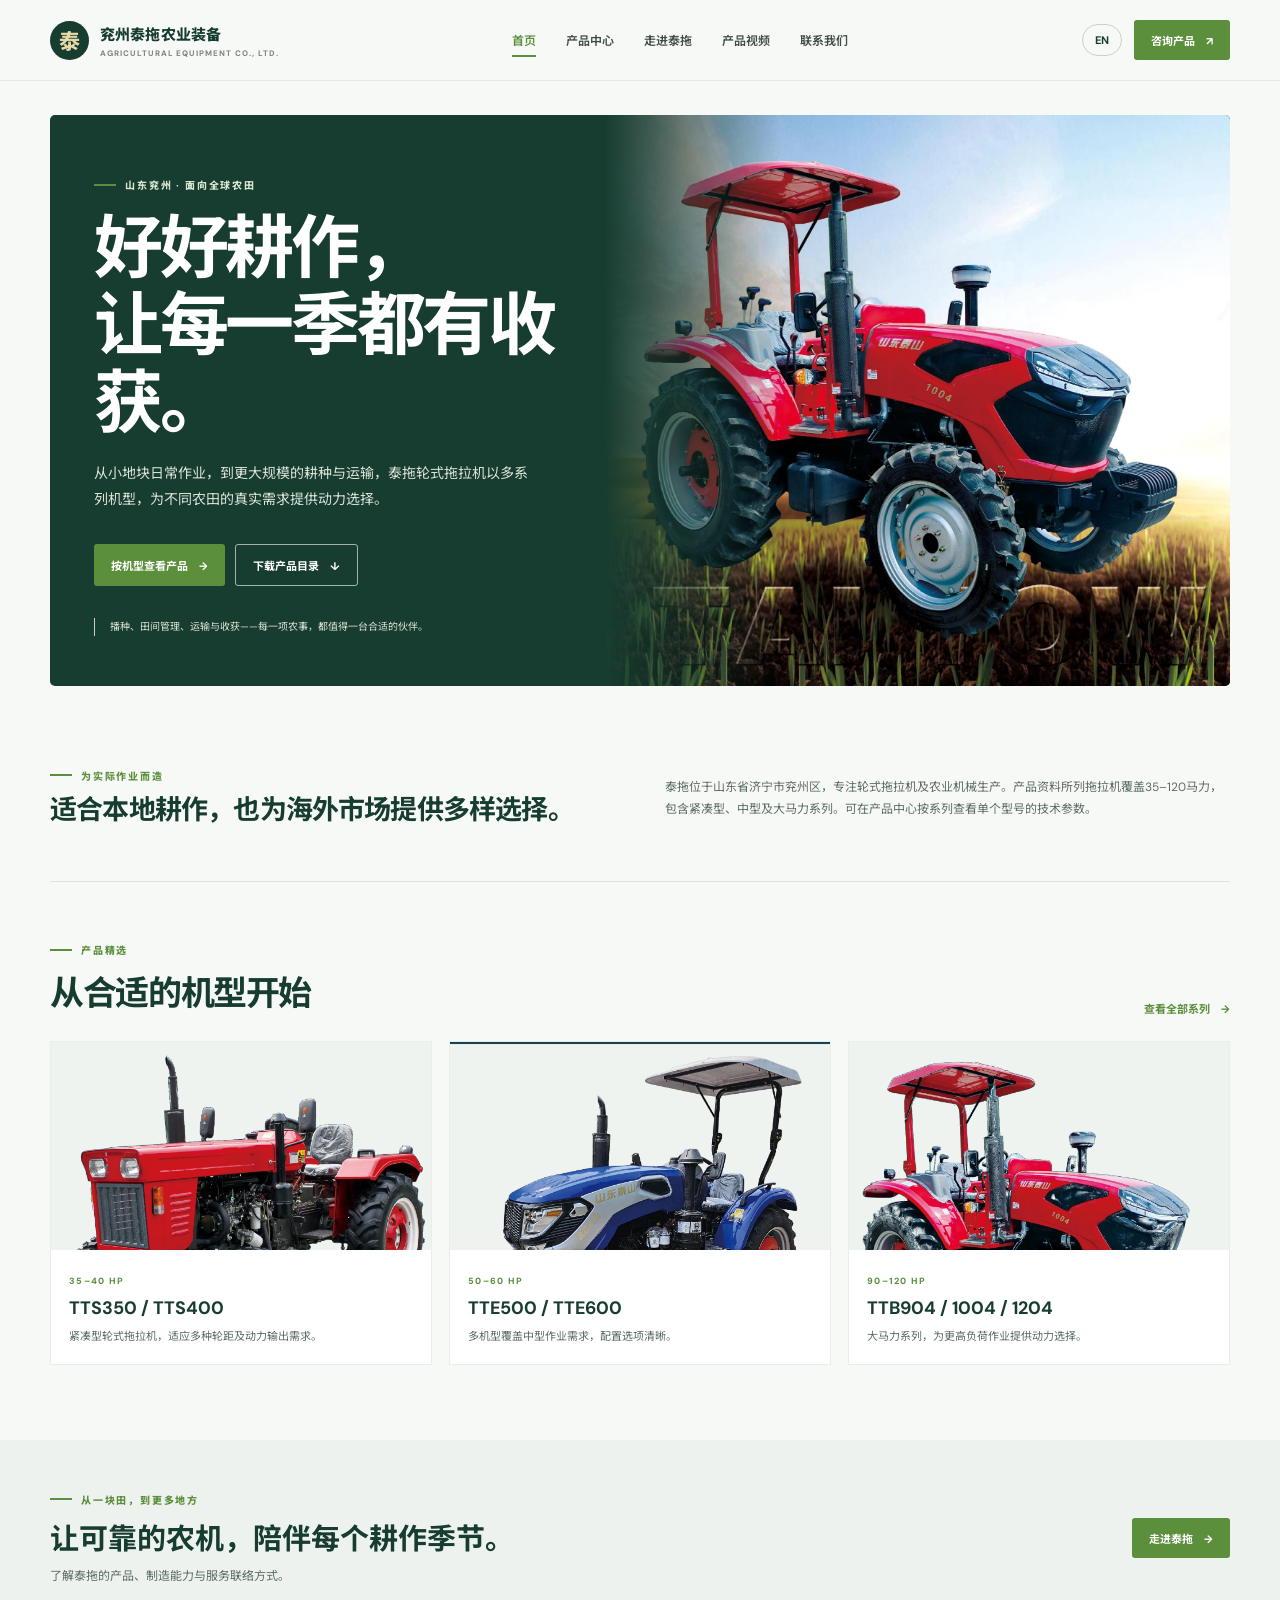
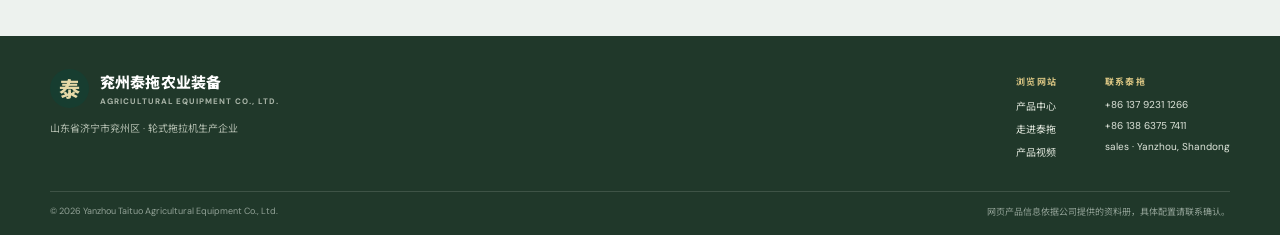
<file: index.html>
<!doctype html><html lang="zh-CN"><head><meta charset="utf-8"><meta name="viewport" content="width=device-width,initial-scale=1"><meta name="theme-color" content="#ffffff"><title>兖州泰拖农业装备有限公司｜35–120马力轮式拖拉机厂家</title><meta name="description" content="兖州泰拖农业装备有限公司位于山东济宁兖州，展示35–120马力轮式拖拉机产品、技术参数、实车视频及联系方式，服务国内农户、经销商和海外采购客户。"><meta name="robots" content="index,follow"><link rel="canonical" href="https://modd-123.github.io/taituo-website/"><link rel="stylesheet" href="site.css"></head><body>
<header class="site-header"><div class="wrap nav"><a class="brand" href="index.html"><span class="brandmark">泰</span><span><span class="brandname" data-zh="兖州泰拖农业装备" data-en="YANZHOU TAITUO">兖州泰拖农业装备</span><small>AGRICULTURAL EQUIPMENT CO., LTD.</small></span></a><nav class="navlinks"><a class="active" href="index.html" data-zh="首页" data-en="Home">首页</a><a href="products.html" data-zh="产品中心" data-en="Products">产品中心</a><a href="company.html" data-zh="走进泰拖" data-en="Our company">走进泰拖</a><a href="videos.html" data-zh="产品视频" data-en="Videos">产品视频</a><a href="contact.html" data-zh="联系我们" data-en="Contact">联系我们</a></nav><div class="navtools"><button class="lang" data-lang-button>EN</button><a class="nav-cta" href="contact.html" data-zh="咨询产品　↗" data-en="Enquire　↗">咨询产品　↗</a><button class="mobile-menu" aria-label="Menu">☰</button></div></div></header>
<main class="page"><section class="hero-home"><div class="wrap hero-grid"><div class="hero-text"><div class="eyebrow" data-zh="山东兖州 · 面向全球农田" data-en="YANZHOU, CHINA · FOR GROWING REGIONS WORLDWIDE">山东兖州 · 面向全球农田</div><h1 data-zh="好好耕作，<br>让每一季都有收获。" data-en="Made for the work.<br>Ready for every season.">好好耕作，<br>让每一季都有收获。</h1><p data-zh="从小地块日常作业，到更大规模的耕种与运输，泰拖轮式拖拉机以多系列机型，为不同农田的真实需求提供动力选择。" data-en="From everyday jobs on smaller plots to larger-scale cultivation and transport, Taituo's wheeled tractor range offers practical practical power choices for different field conditions.">从小地块日常作业，到更大规模的耕种与运输，泰拖轮式拖拉机以多系列机型，为不同农田的真实需求提供动力选择。</p><div class="hero-actions"><a class="btn" href="products.html" data-zh="按机型查看产品　→" data-en="Explore the range　→">按机型查看产品　→</a><a class="btn outline" href="taituo-catalogue.pdf" download data-zh="下载产品目录　↓" data-en="Download catalogue　↓">下载产品目录　↓</a></div><div class="season-line" data-zh="播种、田间管理、运输与收获——每一项农事，都值得一台合适的伙伴。" data-en="Planting, field care, transport and harvest—every season deserves the right partner.">播种、田间管理、运输与收获——每一项农事，都值得一台合适的伙伴。</div></div><div class="hero-photo" role="img" aria-label="Taituo tractor in a field"></div></div></section>
<section class="wrap intro-row"><div><div class="eyebrow" data-zh="为实际作业而造" data-en="DESIGNED AROUND REAL FARM WORK">为实际作业而造</div><h2 data-zh="适合本地耕作，也为海外市场提供多样选择。" data-en="Rooted in local farming. Ready for global markets.">适合本地耕作，也为海外市场提供多样选择。</h2></div><p data-zh="泰拖位于山东省济宁市兖州区，专注轮式拖拉机及农业机械生产。产品资料所列拖拉机覆盖35–120马力，包含紧凑型、中型及大马力系列。可在产品中心按系列查看单个型号的技术参数。" data-en="Based in Yanzhou, Jining, Shandong, Taituo focuses on wheeled tractors and agricultural machinery. The supplied catalogue covers 35–120 hp, with compact, mid-range and higher-power series. Visit Products to compare specifications by model.">泰拖位于山东省济宁市兖州区，专注轮式拖拉机及农业机械生产。产品资料所列拖拉机覆盖35–120马力，包含紧凑型、中型及大马力系列。可在产品中心按系列查看单个型号的技术参数。</p></section>
<section class="wrap feature-section"><div class="section-head"><div><div class="eyebrow" data-zh="产品精选" data-en="FROM THE TAITUO RANGE">产品精选</div><h2 data-zh="从合适的机型开始" data-en="Find the right fit">从合适的机型开始</h2></div><a class="text-link" href="products.html" data-zh="查看全部系列　→" data-en="See all series　→">查看全部系列　→</a></div><div class="feature-grid"><a class="feature-card" href="products.html#compact"><div class="feature-img"><img src="tractor-hd-5.png" alt="TTS350 series tractor"></div><div class="feature-info"><span>35–40 HP</span><h3>TTS350 / TTS400</h3><p data-zh="紧凑型轮式拖拉机，适应多种轮距及动力输出需求。" data-en="Compact wheeled tractors with multiple track and PTO configurations.">紧凑型轮式拖拉机，适应多种轮距及动力输出需求。</p></div></a><a class="feature-card" href="products.html#mid"><div class="feature-img"><img src="tractor-hd-4.png" alt="TTE500 series tractor"></div><div class="feature-info"><span>50–60 HP</span><h3>TTE500 / TTE600</h3><p data-zh="多机型覆盖中型作业需求，配置选项清晰。" data-en="A versatile mid-range lineup with clearly defined options.">多机型覆盖中型作业需求，配置选项清晰。</p></div></a><a class="feature-card" href="products.html#high"><div class="feature-img"><img src="tractor-hd-7.png" alt="TTB1204 series tractor"></div><div class="feature-info"><span>90–120 HP</span><h3>TTB904 / 1004 / 1204</h3><p data-zh="大马力系列，为更高负荷作业提供动力选择。" data-en="Higher-power options for demanding field operations.">大马力系列，为更高负荷作业提供动力选择。</p></div></a></div></section>
<section class="season-band"><div class="wrap season-band-inner"><div><div class="eyebrow" data-zh="从一块田，到更多地方" data-en="FROM ONE FIELD TO MANY">从一块田，到更多地方</div><h2 data-zh="让可靠的农机，陪伴每个耕作季节。" data-en="Reliable machinery, season after season.">让可靠的农机，陪伴每个耕作季节。</h2><p data-zh="了解泰拖的产品、制造能力与服务联络方式。" data-en="Explore the machinery, manufacturing and support behind Taituo.">了解泰拖的产品、制造能力与服务联络方式。</p></div><a class="btn" href="company.html" data-zh="走进泰拖　→" data-en="Meet Taituo　→">走进泰拖　→</a></div></section></main>
<footer class="footer"><div class="wrap"><div class="footer-top"><div><a class="brand" href="index.html"><span class="brandmark">泰</span><span><span class="brandname" data-zh="兖州泰拖农业装备" data-en="YANZHOU TAITUO">兖州泰拖农业装备</span><small>AGRICULTURAL EQUIPMENT CO., LTD.</small></span></a><p data-zh="山东省济宁市兖州区 · 轮式拖拉机生产企业" data-en="Yanzhou, Jining, Shandong · Wheeled tractor manufacturer">山东省济宁市兖州区 · 轮式拖拉机生产企业</p></div><div class="footer-links"><div class="footer-col"><b data-zh="浏览网站" data-en="EXPLORE">浏览网站</b><a href="products.html" data-zh="产品中心" data-en="Products">产品中心</a><a href="company.html" data-zh="走进泰拖" data-en="Our company">走进泰拖</a><a href="videos.html" data-zh="产品视频" data-en="Videos">产品视频</a></div><div class="footer-col"><b data-zh="联系泰拖" data-en="CONTACT">联系泰拖</b><a href="tel:+8613792311266">+86 137 9231 1266</a><a href="tel:+8613863757411">+86 138 6375 7411</a><span>sales · Yanzhou, Shandong</span></div></div></div><div class="copyright"><span>© 2026 Yanzhou Taituo Agricultural Equipment Co., Ltd.</span><span data-zh="网页产品信息依据公司提供的资料册，具体配置请联系确认。" data-en="Specifications are based on the supplied catalogue. Please confirm configurations with Taituo.">网页产品信息依据公司提供的资料册，具体配置请联系确认。</span></div></div></footer><a class="mobile-cta" href="contact.html" data-zh="联系泰拖咨询产品　↗" data-en="Contact Taituo　↗">联系泰拖咨询产品　↗</a><script src="site.js"></script></body></html>
</file>
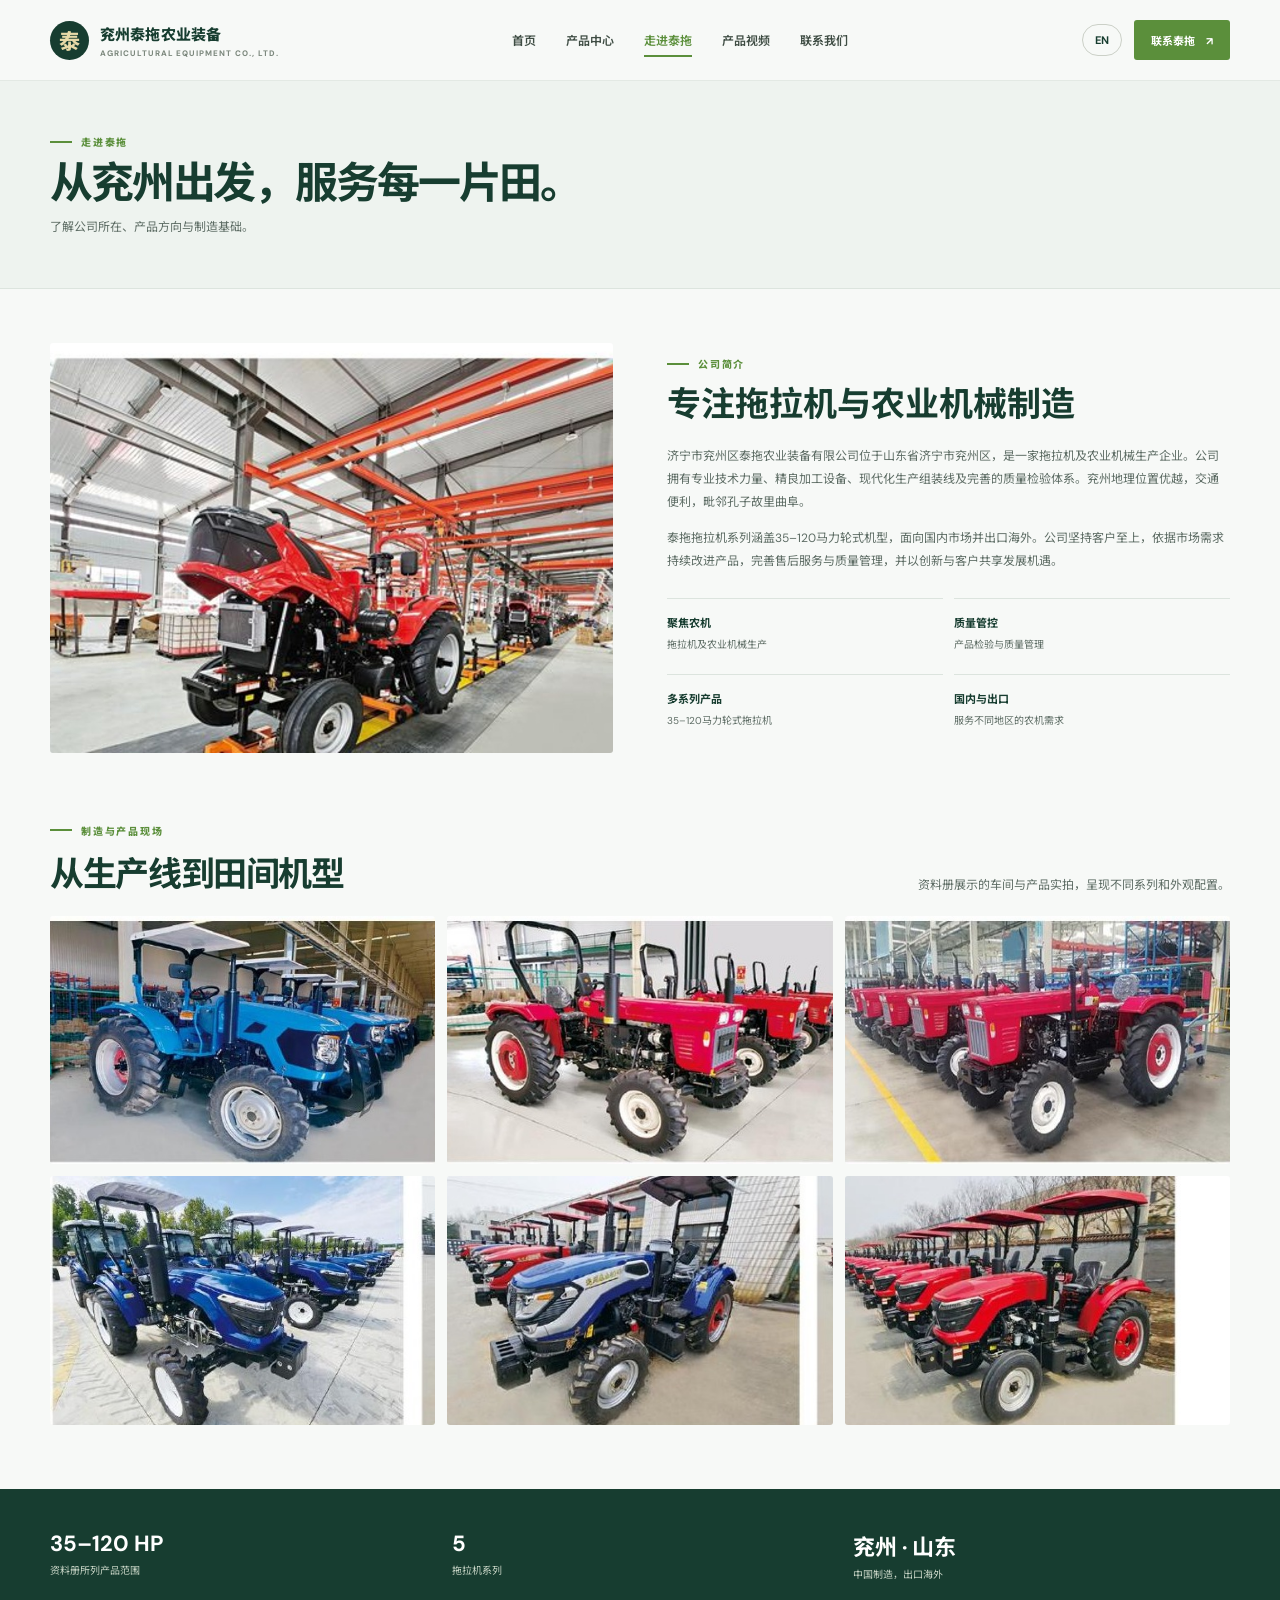
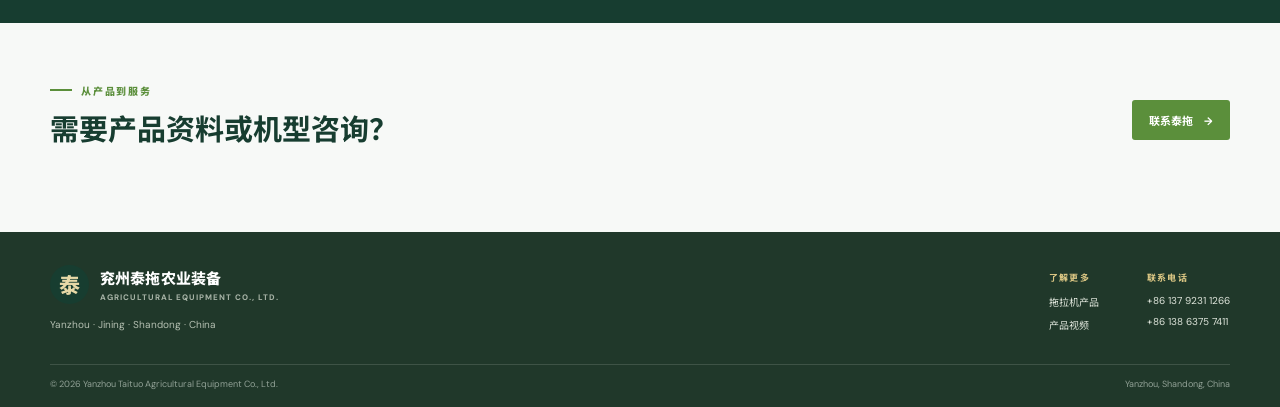
<file: company.html>
<!doctype html><html lang="zh-CN"><head><meta charset="utf-8"><meta name="viewport" content="width=device-width,initial-scale=1"><title>公司简介｜兖州泰拖农业装备有限公司</title><meta name="description" content="了解兖州泰拖农业装备有限公司、生产现场、拖拉机产品系列以及面向国内外农业市场的制造与服务。"><meta name="robots" content="index,follow"><link rel="canonical" href="https://modd-123.github.io/taituo-website/company.html"><link rel="stylesheet" href="site.css"></head><body><header class="site-header"><div class="wrap nav"><a class="brand" href="index.html"><span class="brandmark">泰</span><span><span class="brandname" data-zh="兖州泰拖农业装备" data-en="YANZHOU TAITUO">兖州泰拖农业装备</span><small>AGRICULTURAL EQUIPMENT CO., LTD.</small></span></a><nav class="navlinks"><a href="index.html" data-zh="首页" data-en="Home">首页</a><a href="products.html" data-zh="产品中心" data-en="Products">产品中心</a><a class="active" href="company.html" data-zh="走进泰拖" data-en="Our company">走进泰拖</a><a href="videos.html" data-zh="产品视频" data-en="Videos">产品视频</a><a href="contact.html" data-zh="联系我们" data-en="Contact">联系我们</a></nav><div class="navtools"><button class="lang" data-lang-button>EN</button><a class="nav-cta" href="contact.html" data-zh="联系泰拖　↗" data-en="Contact　↗">联系泰拖　↗</a><button class="mobile-menu" aria-label="Menu">☰</button></div></div></header><main class="page"><section class="page-banner"><div class="wrap"><div class="eyebrow" data-zh="走进泰拖" data-en="ABOUT TAITUO">走进泰拖</div><h1 data-zh="从兖州出发，服务每一片田。" data-en="From Yanzhou, for farms everywhere.">从兖州出发，服务每一片田。</h1><p data-zh="了解公司所在、产品方向与制造基础。" data-en="Learn about Taituo's location, product focus and manufacturing capabilities.">了解公司所在、产品方向与制造基础。</p></div></section><section class="wrap company-grid"><div class="company-photo" role="img" aria-label="Tractor assembly line"></div><div class="company-copy"><div class="eyebrow" data-zh="公司简介" data-en="COMPANY PROFILE">公司简介</div><h2 data-zh="专注拖拉机与农业机械制造" data-en="Focused on tractors and agricultural machinery">专注拖拉机与农业机械制造</h2><p data-zh="济宁市兖州区泰拖农业装备有限公司位于山东省济宁市兖州区，是一家拖拉机及农业机械生产企业。公司拥有专业技术力量、精良加工设备、现代化生产组装线及完善的质量检验体系。兖州地理位置优越，交通便利，毗邻孔子故里曲阜。" data-en="Jining Yanzhou Taituo Agricultural Equipment Co., Ltd. is based in Yanzhou, Jining, Shandong, China. The company manufactures tractors and agricultural machinery. Its supplied profile describes an experienced technical team, processing equipment, production and assembly lines, and a quality inspection system.">济宁市兖州区泰拖农业装备有限公司位于山东省济宁市兖州区，是一家拖拉机及农业机械生产企业。公司拥有专业技术力量、精良加工设备、现代化生产组装线及完善的质量检验体系。兖州地理位置优越，交通便利，毗邻孔子故里曲阜。</p><p data-zh="泰拖拖拉机系列涵盖35–120马力轮式机型，面向国内市场并出口海外。公司坚持客户至上，依据市场需求持续改进产品，完善售后服务与质量管理，并以创新与客户共享发展机遇。" data-en="The Taituo range covers 35–120 hp wheeled tractors for domestic and export markets. The company says it focuses on customer needs and ongoing improvement in products and after-sales support.">泰拖拖拉机系列涵盖35–120马力轮式机型，面向国内市场并出口海外。公司坚持客户至上，依据市场需求持续改进产品，完善售后服务与质量管理，并以创新与客户共享发展机遇。</p><div class="company-values"><div class="value"><b data-zh="聚焦农机" data-en="Agricultural machinery">聚焦农机</b><span data-zh="拖拉机及农业机械生产" data-en="Tractors and agricultural equipment">拖拉机及农业机械生产</span></div><div class="value"><b data-zh="质量管控" data-en="Quality control">质量管控</b><span data-zh="产品检验与质量管理" data-en="Product inspection and quality management">产品检验与质量管理</span></div><div class="value"><b data-zh="多系列产品" data-en="A broad model range">多系列产品</b><span data-zh="35–120马力轮式拖拉机" data-en="35–120 hp wheeled tractors">35–120马力轮式拖拉机</span></div><div class="value"><b data-zh="国内与出口" data-en="Domestic and export">国内与出口</b><span data-zh="服务不同地区的农机需求" data-en="Serving farms in different markets">服务不同地区的农机需求</span></div></div></div></section><section class="wrap company-gallery"><div class="section-head"><div><div class="eyebrow" data-zh="制造与产品现场" data-en="PRODUCTS & PRODUCTION">制造与产品现场</div><h2 data-zh="从生产线到田间机型" data-en="From production line to field-ready models">从生产线到田间机型</h2></div><p data-zh="资料册展示的车间与产品实拍，呈现不同系列和外观配置。" data-en="Workshop and product photographs from the catalogue show the model range and configurations.">资料册展示的车间与产品实拍，呈现不同系列和外观配置。</p></div><div class="company-gallery-grid"><img src="company-lineup-1.jpg" alt="泰拖拖拉机产品实拍 1" loading="lazy"><img src="company-lineup-2.jpg" alt="泰拖拖拉机产品实拍 2" loading="lazy"><img src="company-lineup-3.jpg" alt="泰拖拖拉机产品实拍 3" loading="lazy"><img src="company-lineup-4.jpg" alt="泰拖拖拉机产品实拍 4" loading="lazy"><img src="company-lineup-5.jpg" alt="泰拖拖拉机产品实拍 5" loading="lazy"><img src="company-lineup-6.jpg" alt="泰拖拖拉机产品实拍 6" loading="lazy"></div></section><section class="company-strip"><div class="wrap company-strip-inner"><div><b>35–120 HP</b><span data-zh="资料册所列产品范围" data-en="Catalogue power range">资料册所列产品范围</span></div><div><b>5</b><span data-zh="拖拉机系列" data-en="Tractor series">拖拉机系列</span></div><div><b data-zh="兖州 · 山东" data-en="Yanzhou · Shandong">兖州 · 山东</b><span data-zh="中国制造，出口海外" data-en="Made in China, serving overseas markets">中国制造，出口海外</span></div></div></section><section class="wrap feature-section"><div class="season-band-inner"><div><div class="eyebrow" data-zh="从产品到服务" data-en="PRODUCTS & SUPPORT">从产品到服务</div><h2 style="font-size:29px;color:var(--pine);margin:8px 0" data-zh="需要产品资料或机型咨询？" data-en="Looking for product details or a model enquiry?">需要产品资料或机型咨询？</h2></div><a class="btn" href="contact.html" data-zh="联系泰拖　→" data-en="Contact Taituo　→">联系泰拖　→</a></div></section></main><footer class="footer"><div class="wrap"><div class="footer-top"><div><a class="brand" href="index.html"><span class="brandmark">泰</span><span><span class="brandname" data-zh="兖州泰拖农业装备" data-en="YANZHOU TAITUO">兖州泰拖农业装备</span><small>AGRICULTURAL EQUIPMENT CO., LTD.</small></span></a><p>Yanzhou · Jining · Shandong · China</p></div><div class="footer-links"><div class="footer-col"><b data-zh="了解更多" data-en="DISCOVER">了解更多</b><a href="products.html" data-zh="拖拉机产品" data-en="Products">拖拉机产品</a><a href="videos.html" data-zh="产品视频" data-en="Videos">产品视频</a></div><div class="footer-col"><b data-zh="联系电话" data-en="PHONE">联系电话</b><a href="tel:+8613792311266">+86 137 9231 1266</a><a href="tel:+8613863757411">+86 138 6375 7411</a></div></div></div><div class="copyright"><span>© 2026 Yanzhou Taituo Agricultural Equipment Co., Ltd.</span><span>Yanzhou, Shandong, China</span></div></div></footer><a class="mobile-cta" href="contact.html" data-zh="联系泰拖　↗" data-en="Contact Taituo　↗">联系泰拖　↗</a><script src="site.js"></script></body></html>
</file>
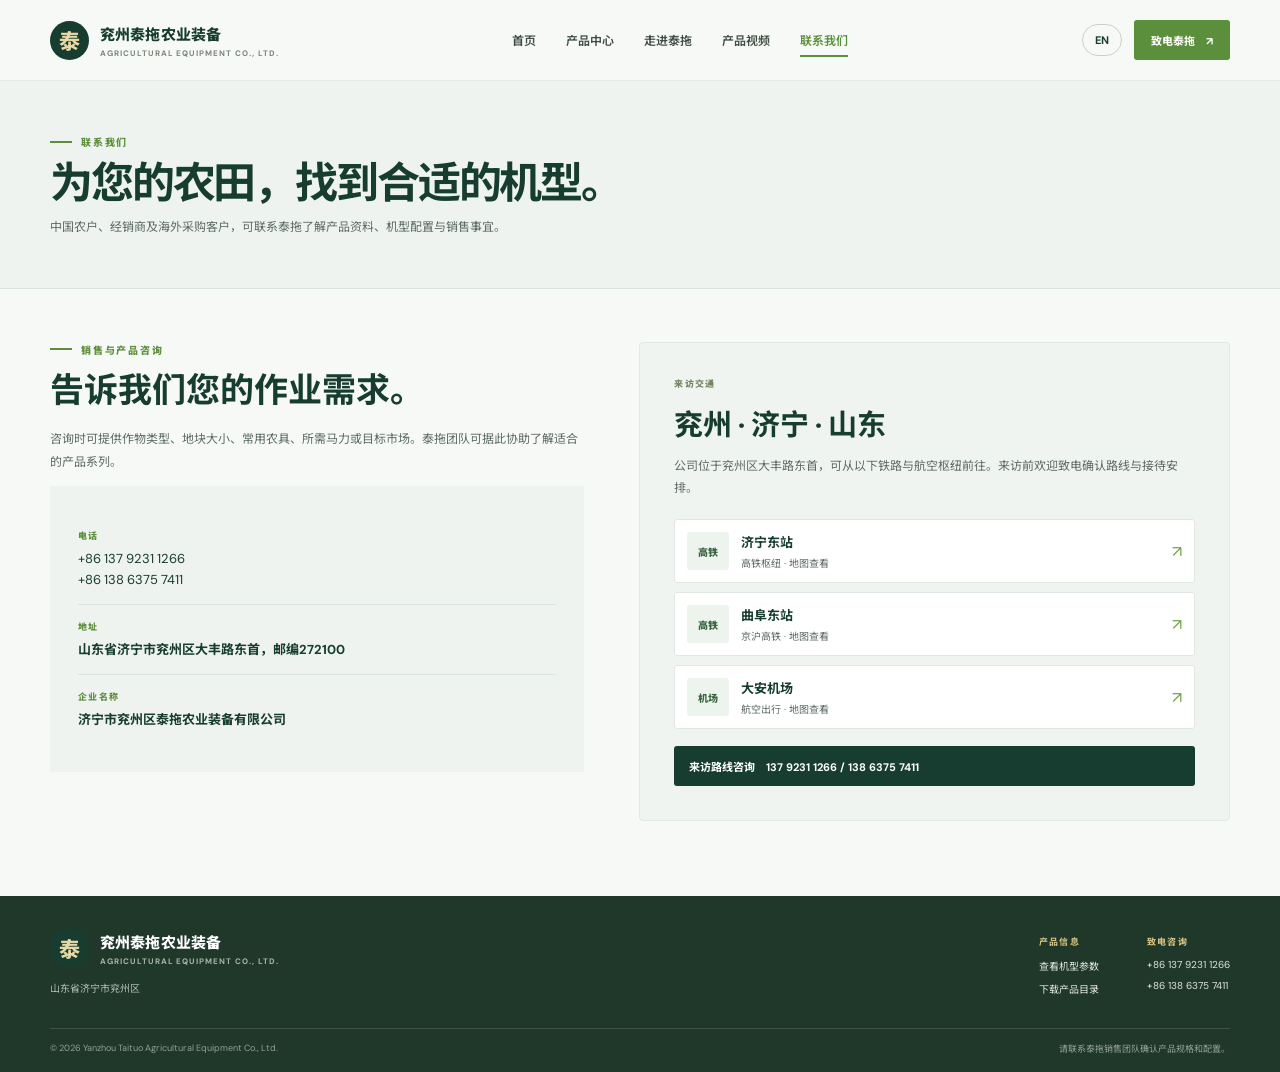
<file: contact.html>
<!doctype html><html lang="zh-CN"><head><meta charset="utf-8"><meta name="viewport" content="width=device-width,initial-scale=1"><title>联系泰拖农机｜产品咨询与来访交通</title><meta name="description" content="联系兖州泰拖农业装备有限公司，咨询拖拉机产品、机型配置与销售事宜，查看公司地址及济宁东站、曲阜东站和大安机场交通信息。"><meta name="robots" content="index,follow"><link rel="canonical" href="https://modd-123.github.io/taituo-website/contact.html"><link rel="stylesheet" href="site.css"></head><body><header class="site-header"><div class="wrap nav"><a class="brand" href="index.html"><span class="brandmark">泰</span><span><span class="brandname" data-zh="兖州泰拖农业装备" data-en="YANZHOU TAITUO">兖州泰拖农业装备</span><small>AGRICULTURAL EQUIPMENT CO., LTD.</small></span></a><nav class="navlinks"><a href="index.html" data-zh="首页" data-en="Home">首页</a><a href="products.html" data-zh="产品中心" data-en="Products">产品中心</a><a href="company.html" data-zh="走进泰拖" data-en="Our company">走进泰拖</a><a href="videos.html" data-zh="产品视频" data-en="Videos">产品视频</a><a class="active" href="contact.html" data-zh="联系我们" data-en="Contact">联系我们</a></nav><div class="navtools"><button class="lang" data-lang-button>EN</button><a class="nav-cta" href="tel:+8613792311266" data-zh="致电泰拖　↗" data-en="Call Taituo　↗">致电泰拖　↗</a><button class="mobile-menu" aria-label="Menu">☰</button></div></div></header><main class="page"><section class="page-banner"><div class="wrap"><div class="eyebrow" data-zh="联系我们" data-en="CONTACT TAITUO">联系我们</div><h1 data-zh="为您的农田，找到合适的机型。" data-en="Find the right tractor for your field work.">为您的农田，找到合适的机型。</h1><p data-zh="中国农户、经销商及海外采购客户，可联系泰拖了解产品资料、机型配置与销售事宜。" data-en="Farmers, dealers and overseas buyers can contact Taituo for product information, model configurations and sales enquiries.">中国农户、经销商及海外采购客户，可联系泰拖了解产品资料、机型配置与销售事宜。</p></div></section><section class="wrap contact-main"><div><div class="eyebrow" data-zh="销售与产品咨询" data-en="SALES & PRODUCT ENQUIRIES">销售与产品咨询</div><h2 data-zh="告诉我们您的作业需求。" data-en="Tell us what work you need to do.">告诉我们您的作业需求。</h2><p data-zh="咨询时可提供作物类型、地块大小、常用农具、所需马力或目标市场。泰拖团队可据此协助了解适合的产品系列。" data-en="For a more useful enquiry, share your crops, field size, implements, desired horsepower or destination market. The Taituo team can help identify suitable series.">咨询时可提供作物类型、地块大小、常用农具、所需马力或目标市场。泰拖团队可据此协助了解适合的产品系列。</p><div class="contact-card"><div class="contact-item"><span data-zh="电话" data-en="PHONE">电话</span><a href="tel:+8613792311266">+86 137 9231 1266</a><br><a href="tel:+8613863757411">+86 138 6375 7411</a></div><div class="contact-item"><span data-zh="地址" data-en="ADDRESS">地址</span><b data-zh="山东省济宁市兖州区大丰路东首，邮编272100" data-en="East end of Dafeng Road, Yanzhou, Jining, Shandong 272100, China">山东省济宁市兖州区大丰路东首，邮编272100</b></div><div class="contact-item"><span data-zh="企业名称" data-en="COMPANY">企业名称</span><b data-zh="济宁市兖州区泰拖农业装备有限公司" data-en="Jining Yanzhou Taituo Agricultural Equipment Co., Ltd.">济宁市兖州区泰拖农业装备有限公司</b></div></div></div><div class="map-panel"><div class="map-kicker" data-zh="来访交通" data-en="GETTING HERE">来访交通</div><h3 data-zh="兖州 · 济宁 · 山东" data-en="Yanzhou · Jining · Shandong">兖州 · 济宁 · 山东</h3><p class="arrival-lead" data-zh="公司位于兖州区大丰路东首，可从以下铁路与航空枢纽前往。来访前欢迎致电确认路线与接待安排。" data-en="The company is at the east end of Dafeng Road in Yanzhou. Visitors can travel via the rail and air hubs below. Call ahead to confirm the route and reception arrangements.">公司位于兖州区大丰路东首，可从以下铁路与航空枢纽前往。来访前欢迎致电确认路线与接待安排。</p><div class="transport-list"><a class="transport-item" href="https://uri.amap.com/search?keyword=%E6%B5%8E%E5%AE%81%E4%B8%9C%E7%AB%99&city=%E6%B5%8E%E5%AE%81%E5%B8%82" target="_blank" rel="noreferrer"><span class="transport-icon" data-zh="高铁" data-en="HSR">高铁</span><span><b data-zh="济宁东站" data-en="Jining East Railway Station">济宁东站</b><small data-zh="高铁枢纽 · 地图查看" data-en="High-speed rail · View map">高铁枢纽 · 地图查看</small></span><i>↗</i></a><a class="transport-item" href="https://uri.amap.com/search?keyword=%E6%9B%B2%E9%98%9C%E4%B8%9C%E7%AB%99&city=%E6%B5%8E%E5%AE%81%E5%B8%82" target="_blank" rel="noreferrer"><span class="transport-icon" data-zh="高铁" data-en="HSR">高铁</span><span><b data-zh="曲阜东站" data-en="Qufu East Railway Station">曲阜东站</b><small data-zh="京沪高铁 · 地图查看" data-en="Beijing–Shanghai HSR · View map">京沪高铁 · 地图查看</small></span><i>↗</i></a><a class="transport-item" href="https://uri.amap.com/search?keyword=%E6%B5%8E%E5%AE%81%E5%A4%A7%E5%AE%89%E6%9C%BA%E5%9C%BA&city=%E6%B5%8E%E5%AE%81%E5%B8%82" target="_blank" rel="noreferrer"><span class="transport-icon" data-zh="机场" data-en="AIR">机场</span><span><b data-zh="大安机场" data-en="Da’an Airport">大安机场</b><small data-zh="航空出行 · 地图查看" data-en="Air travel · View map">航空出行 · 地图查看</small></span><i>↗</i></a></div><a class="arrival-call" href="tel:+8613792311266" data-zh="来访路线咨询　137 9231 1266 / 138 6375 7411" data-en="Call for directions　+86 137 9231 1266 / +86 138 6375 7411">来访路线咨询　137 9231 1266 / 138 6375 7411</a></div></section></main><footer class="footer"><div class="wrap"><div class="footer-top"><div><a class="brand" href="index.html"><span class="brandmark">泰</span><span><span class="brandname" data-zh="兖州泰拖农业装备" data-en="YANZHOU TAITUO">兖州泰拖农业装备</span><small>AGRICULTURAL EQUIPMENT CO., LTD.</small></span></a><p data-zh="山东省济宁市兖州区" data-en="Yanzhou, Jining, Shandong, China">山东省济宁市兖州区</p></div><div class="footer-links"><div class="footer-col"><b data-zh="产品信息" data-en="PRODUCTS">产品信息</b><a href="products.html" data-zh="查看机型参数" data-en="Model specifications">查看机型参数</a><a href="taituo-catalogue.pdf" download data-zh="下载产品目录" data-en="Download catalogue">下载产品目录</a></div><div class="footer-col"><b data-zh="致电咨询" data-en="CALL US">致电咨询</b><a href="tel:+8613792311266">+86 137 9231 1266</a><a href="tel:+8613863757411">+86 138 6375 7411</a></div></div></div><div class="copyright"><span>© 2026 Yanzhou Taituo Agricultural Equipment Co., Ltd.</span><span data-zh="请联系泰拖销售团队确认产品规格和配置。" data-en="Contact Taituo sales to confirm product specifications and options.">请联系泰拖销售团队确认产品规格和配置。</span></div></div></footer><a class="mobile-cta" href="tel:+8613792311266" data-zh="致电 137 9231 1266 / 138 6375 7411　↗" data-en="Call Taituo　↗">致电 137 9231 1266 / 138 6375 7411　↗</a><script src="site.js"></script></body></html>
</file>
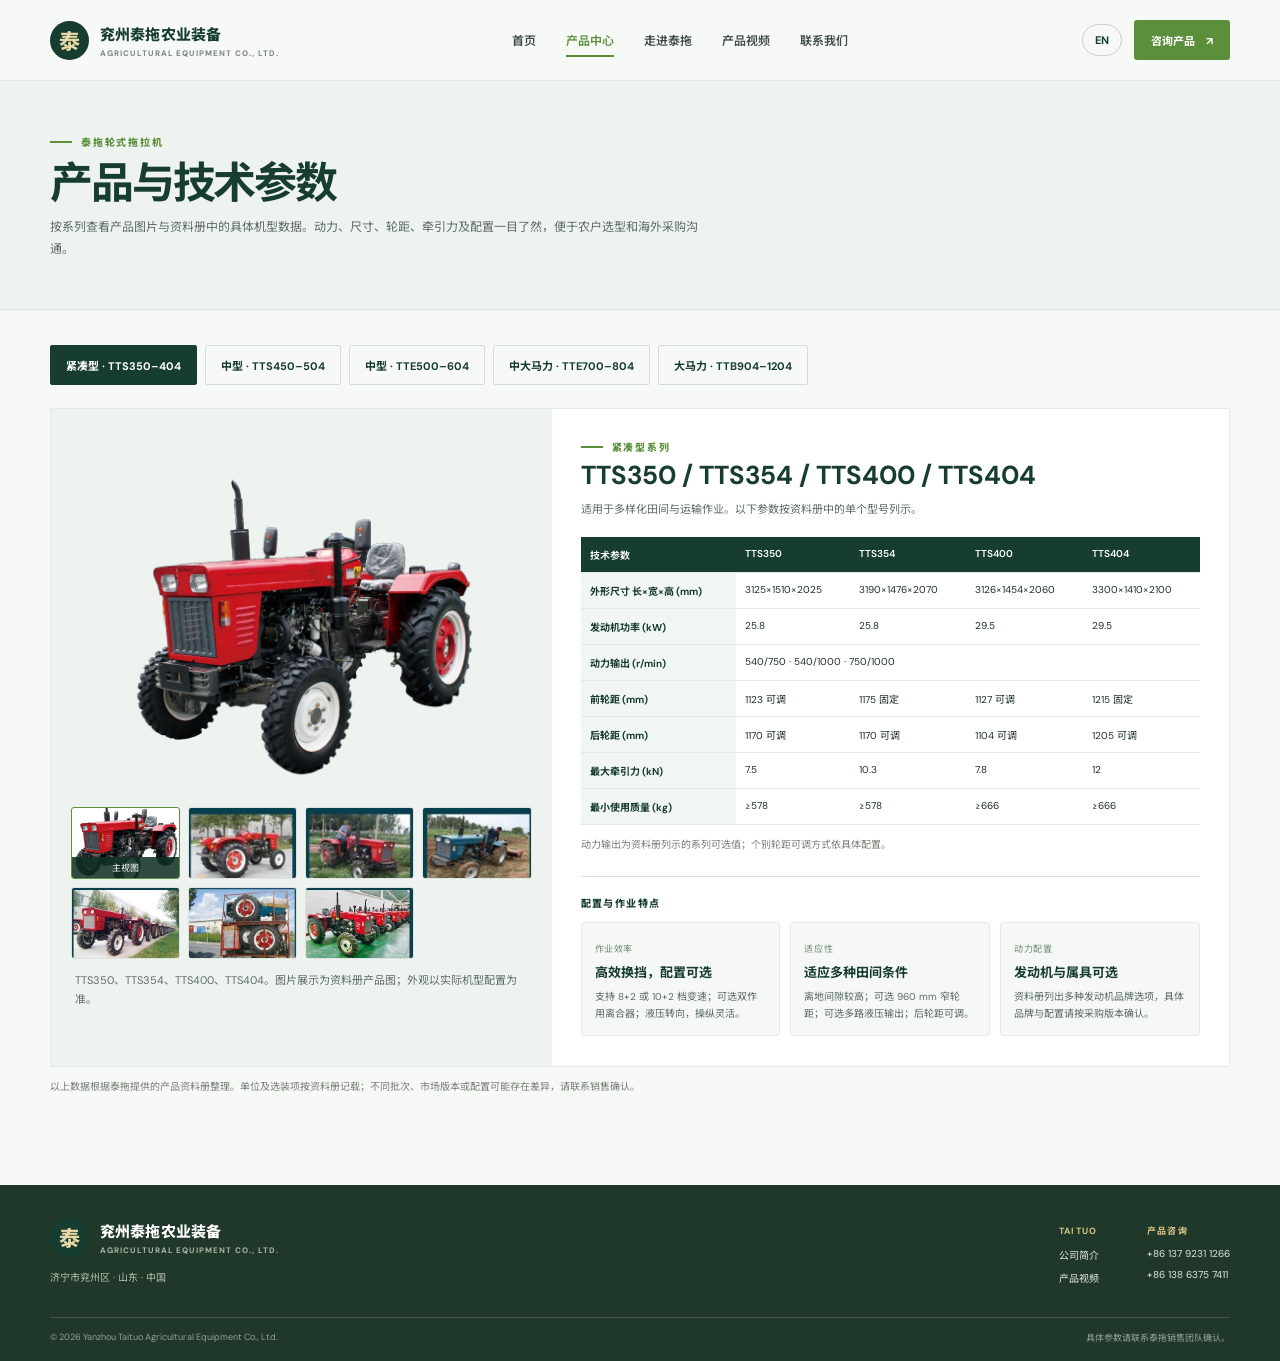
<file: products.html>
<!doctype html><html lang="zh-CN"><head><meta charset="utf-8"><meta name="viewport" content="width=device-width,initial-scale=1"><title>轮式拖拉机产品与技术参数｜泰拖农机</title><meta name="description" content="查看泰拖35–120马力轮式拖拉机系列、型号配置和技术参数，覆盖紧凑型、中型及大马力农用拖拉机。"><meta name="robots" content="index,follow"><link rel="canonical" href="https://modd-123.github.io/taituo-website/products.html"><link rel="stylesheet" href="site.css"></head><body>
<header class="site-header"><div class="wrap nav"><a class="brand" href="index.html"><span class="brandmark">泰</span><span><span class="brandname" data-zh="兖州泰拖农业装备" data-en="YANZHOU TAITUO">兖州泰拖农业装备</span><small>AGRICULTURAL EQUIPMENT CO., LTD.</small></span></a><nav class="navlinks"><a href="index.html" data-zh="首页" data-en="Home">首页</a><a class="active" href="products.html" data-zh="产品中心" data-en="Products">产品中心</a><a href="company.html" data-zh="走进泰拖" data-en="Our company">走进泰拖</a><a href="videos.html" data-zh="产品视频" data-en="Videos">产品视频</a><a href="contact.html" data-zh="联系我们" data-en="Contact">联系我们</a></nav><div class="navtools"><button class="lang" data-lang-button>EN</button><a class="nav-cta" href="contact.html" data-zh="咨询产品　↗" data-en="Enquire　↗">咨询产品　↗</a><button class="mobile-menu" aria-label="Menu">☰</button></div></div></header>
<main class="page"><section class="page-banner"><div class="wrap"><div class="eyebrow" data-zh="泰拖轮式拖拉机" data-en="TAITUO WHEELED TRACTORS">泰拖轮式拖拉机</div><h1 data-zh="产品与技术参数" data-en="Models & specifications">产品与技术参数</h1><p data-zh="按系列查看产品图片与资料册中的具体机型数据。动力、尺寸、轮距、牵引力及配置一目了然，便于农户选型和海外采购沟通。" data-en="Browse product imagery and model-level data from the supplied catalogue. Compare power, dimensions, track, traction and options for farm selection and export enquiries.">按系列查看产品图片与资料册中的具体机型数据。动力、尺寸、轮距、牵引力及配置一目了然，便于农户选型和海外采购沟通。</p></div></section>
<section class="wrap products-main"><div class="series-tabs"><button class="series-tab active" data-target="compact" data-zh="紧凑型 · TTS350–404" data-en="Compact · TTS350–404">紧凑型 · TTS350–404</button><button class="series-tab" data-target="mid" data-zh="中型 · TTS450–504" data-en="Mid-range · TTS450–504">中型 · TTS450–504</button><button class="series-tab" data-target="tte500" data-zh="中型 · TTE500–604" data-en="Mid-range · TTE500–604">中型 · TTE500–604</button><button class="series-tab" data-target="tte700" data-zh="中大马力 · TTE700–804" data-en="Utility · TTE700–804">中大马力 · TTE700–804</button><button class="series-tab" data-target="high" data-zh="大马力 · TTB904–1204" data-en="Higher power · TTB904–1204">大马力 · TTB904–1204</button></div>
<section class="series-panel active" id="compact"><div class="series-visual"><img class="series-main" data-lightbox tabindex="0" role="button" aria-label="查看高清产品图 / View full-size image" src="tractor-hd-5.png" alt="TTS350–404 compact wheeled tractors"><div class="series-thumbs"><button class="active" data-src="tractor-hd-5.png" aria-label="主视图 / Main view"><img src="tractor-hd-5.png" alt=""><span data-zh="主视图" data-en="Main view">主视图</span></button><button class="" data-src="series-5-1.jpg" aria-label="Product view 1"><img src="series-5-1.jpg" alt=""></button><button class="" data-src="series-5-2.jpg" aria-label="Product view 2"><img src="series-5-2.jpg" alt=""></button><button class="" data-src="series-5-3.jpg" aria-label="Product view 3"><img src="series-5-3.jpg" alt=""></button><button class="" data-src="series-5-4.jpg" aria-label="Product view 4"><img src="series-5-4.jpg" alt=""></button><button class="" data-src="series-5-5.jpg" aria-label="Product view 5"><img src="series-5-5.jpg" alt=""></button><button class="" data-src="series-5-6.jpg" aria-label="Product view 6"><img src="series-5-6.jpg" alt=""></button></div><p data-zh="TTS350、TTS354、TTS400、TTS404。图片展示为资料册产品图；外观以实际机型配置为准。" data-en="TTS350, TTS354, TTS400 and TTS404. Product imagery is from the supplied catalogue; appearance depends on configuration.">TTS350、TTS354、TTS400、TTS404。图片展示为资料册产品图；外观以实际机型配置为准。</p></div><div class="series-data"><div class="eyebrow" data-zh="紧凑型系列" data-en="COMPACT SERIES">紧凑型系列</div><h2>TTS350 / TTS354 / TTS400 / TTS404</h2><p data-zh="适用于多样化田间与运输作业。以下参数按资料册中的单个型号列示。" data-en="For varied field and transport work. Specifications below are listed by individual model in the catalogue.">适用于多样化田间与运输作业。以下参数按资料册中的单个型号列示。</p><div class="table-scroll"><table><thead><tr><th data-zh="技术参数" data-en="Specification">技术参数</th><th>TTS350</th><th>TTS354</th><th>TTS400</th><th>TTS404</th></tr></thead><tbody><tr><td data-zh="外形尺寸 长×宽×高 (mm)" data-en="Dimensions L×W×H (mm)">外形尺寸 长×宽×高 (mm)</td><td>3125×1510×2025</td><td>3190×1476×2070</td><td>3126×1454×2060</td><td>3300×1410×2100</td></tr><tr><td data-zh="发动机功率 (kW)" data-en="Engine power (kW)">发动机功率 (kW)</td><td>25.8</td><td>25.8</td><td>29.5</td><td>29.5</td></tr><tr><td data-zh="动力输出 (r/min)" data-en="PTO (r/min)">动力输出 (r/min)</td><td colspan="4">540/750 · 540/1000 · 750/1000</td></tr><tr><td data-zh="前轮距 (mm)" data-en="Front tread (mm)">前轮距 (mm)</td><td>1123 可调</td><td>1175 固定</td><td>1127 可调</td><td>1215 固定</td></tr><tr><td data-zh="后轮距 (mm)" data-en="Rear tread (mm)">后轮距 (mm)</td><td>1170 可调</td><td>1170 可调</td><td>1104 可调</td><td>1205 可调</td></tr><tr><td data-zh="最大牵引力 (kN)" data-en="Max. traction force (kN)">最大牵引力 (kN)</td><td>7.5</td><td>10.3</td><td>7.8</td><td>12</td></tr><tr><td data-zh="最小使用质量 (kg)" data-en="Min. operating weight (kg)">最小使用质量 (kg)</td><td>≥578</td><td>≥578</td><td>≥666</td><td>≥666</td></tr></tbody></table></div><div class="spec-note" data-zh="动力输出为资料册列示的系列可选值；个别轮距可调方式依具体配置。" data-en="PTO values are catalogue options for the series; track adjustment depends on the model configuration.">动力输出为资料册列示的系列可选值；个别轮距可调方式依具体配置。</div><div class="series-features"><div class="feature-kicker" data-zh="配置与作业特点" data-en="CONFIGURATION & FIELD FEATURES">配置与作业特点</div><div class="series-feature-grid"><article class="series-feature"><span data-zh="作业效率" data-en="OPERATING EFFICIENCY">作业效率</span><h3 data-zh="高效换挡，配置可选" data-en="Transmission options">高效换挡，配置可选</h3><p data-zh="支持 8+2 或 10+2 档变速；可选双作用离合器；液压转向，操纵灵活。" data-en="8+2 or 10+2 transmission; optional dual-stage clutch; hydraulic power steering.">支持 8+2 或 10+2 档变速；可选双作用离合器；液压转向，操纵灵活。</p></article><article class="series-feature"><span data-zh="适应性" data-en="FIELD ADAPTABILITY">适应性</span><h3 data-zh="适应多种田间条件" data-en="Field adaptability">适应多种田间条件</h3><p data-zh="离地间隙较高；可选 960 mm 窄轮距；可选多路液压输出；后轮距可调。" data-en="High ground clearance; optional 960 mm narrow tread; optional multi-channel hydraulic output; adjustable rear tread.">离地间隙较高；可选 960 mm 窄轮距；可选多路液压输出；后轮距可调。</p></article><article class="series-feature"><span data-zh="动力配置" data-en="POWER CONFIGURATION">动力配置</span><h3 data-zh="发动机与属具可选" data-en="Powertrain options">发动机与属具可选</h3><p data-zh="资料册列出多种发动机品牌选项，具体品牌与配置请按采购版本确认。" data-en="The catalogue lists engine-brand options. Confirm the brand and configuration for the selected market version.">资料册列出多种发动机品牌选项，具体品牌与配置请按采购版本确认。</p></article></div></div></div></section>
<section class="series-panel" id="mid"><div class="series-visual"><img class="series-main" data-lightbox tabindex="0" role="button" aria-label="查看高清产品图 / View full-size image" src="tractor-hd-6.png" alt="TTS450–504 tractor"><div class="series-thumbs"><button class="active" data-src="tractor-hd-6.png" aria-label="主视图 / Main view"><img src="tractor-hd-6.png" alt=""><span data-zh="主视图" data-en="Main view">主视图</span></button><button class="" data-src="series-6-1.jpg" aria-label="Product view 1"><img src="series-6-1.jpg" alt=""></button><button class="" data-src="series-6-2.jpg" aria-label="Product view 2"><img src="series-6-2.jpg" alt=""></button><button class="" data-src="series-6-3.jpg" aria-label="Product view 3"><img src="series-6-3.jpg" alt=""></button><button class="" data-src="series-6-4.jpg" aria-label="Product view 4"><img src="series-6-4.jpg" alt=""></button><button class="" data-src="series-6-5.jpg" aria-label="Product view 5"><img src="series-6-5.jpg" alt=""></button><button class="" data-src="series-6-6.jpg" aria-label="Product view 6"><img src="series-6-6.jpg" alt=""></button></div><p data-zh="TTS450、TTS454、TTS500、TTS504。" data-en="TTS450, TTS454, TTS500 and TTS504.">TTS450、TTS454、TTS500、TTS504。</p></div><div class="series-data"><div class="eyebrow" data-zh="中型系列" data-en="MID-RANGE SERIES">中型系列</div><h2>TTS450 / TTS454 / TTS500 / TTS504</h2><p data-zh="四款机型尺寸与轮距选择不同，便于匹配地块、农具与作业需求。" data-en="Four models with different dimensions and track options to suit field and implement requirements.">四款机型尺寸与轮距选择不同，便于匹配地块、农具与作业需求。</p><div class="table-scroll"><table><thead><tr><th data-zh="技术参数" data-en="Specification">技术参数</th><th>TTS450</th><th>TTS454</th><th>TTS500</th><th>TTS504</th></tr></thead><tbody><tr><td data-zh="外形尺寸 长×宽×高 (mm)" data-en="Dimensions L×W×H (mm)">外形尺寸 长×宽×高 (mm)</td><td>3230×1490×2360</td><td>3320×1490×2360</td><td>3325×1495×2360</td><td>3370×1495×2360</td></tr><tr><td data-zh="发动机功率 (kW)" data-en="Engine power (kW)">发动机功率 (kW)</td><td>33.1</td><td>33.1</td><td>36.8</td><td>36.8</td></tr><tr><td data-zh="动力输出 (r/min)" data-en="PTO (r/min)">动力输出 (r/min)</td><td>540/750</td><td>540/1000</td><td>750/1000</td><td>750/1000</td></tr><tr><td data-zh="前轮距 (mm)" data-en="Front tread (mm)">前轮距 (mm)</td><td>1210 可调</td><td>1250 固定</td><td>1200 可调</td><td>1220 固定</td></tr><tr><td data-zh="后轮距 (mm)" data-en="Rear tread (mm)">后轮距 (mm)</td><td>1200 可调</td><td>1200 可调</td><td>1200 可调</td><td>1200 可调</td></tr><tr><td data-zh="最大牵引力 (kN)" data-en="Max. traction force (kN)">最大牵引力 (kN)</td><td>8.3</td><td>9.0</td><td>8.5</td><td>9.2</td></tr><tr><td data-zh="最小使用质量 (kg)" data-en="Min. operating weight (kg)">最小使用质量 (kg)</td><td>≥740</td><td>≥740</td><td>≥850</td><td>≥850</td></tr></tbody></table></div><div class="series-features"><div class="feature-kicker" data-zh="配置与作业特点" data-en="CONFIGURATION & FIELD FEATURES">配置与作业特点</div><div class="series-feature-grid"><article class="series-feature"><span data-zh="作业效率" data-en="OPERATING EFFICIENCY">作业效率</span><h3 data-zh="传动与转向配置" data-en="Transmission & steering">传动与转向配置</h3><p data-zh="支持 8+2 或 10+2 档变速；可选双作用离合器；双速动力输出；液压转向。" data-en="8+2 or 10+2 transmission; optional dual-stage clutch; dual-speed PTO; power steering.">支持 8+2 或 10+2 档变速；可选双作用离合器；双速动力输出；液压转向。</p></article><article class="series-feature"><span data-zh="适应性" data-en="FIELD ADAPTABILITY">适应性</span><h3 data-zh="温室、果园作业选择" data-en="Greenhouse & orchard use">温室、果园作业选择</h3><p data-zh="较高离地间隙，可用于温室与果园；后轮距无级调节。" data-en="High ground clearance for greenhouse and orchard use; stepless rear tread adjustment.">较高离地间隙，可用于温室与果园；后轮距无级调节。</p></article><article class="series-feature"><span data-zh="动力配置" data-en="POWER CONFIGURATION">动力配置</span><h3 data-zh="发动机与液压选项" data-en="Engine & hydraulic options">发动机与液压选项</h3><p data-zh="匹配符合国Ⅲ排放要求的发动机，可选莱动、锡柴等品牌。" data-en="Engines that meet China III emission requirements, with Laidong, Xichai and other options.">匹配符合国Ⅲ排放要求的发动机，可选莱动、锡柴等品牌。</p></article></div></div></div></section>
<section class="series-panel" id="tte500"><div class="series-visual"><img class="series-main" data-lightbox tabindex="0" role="button" aria-label="查看高清产品图 / View full-size image" src="tractor-hd-4.png" alt="TTE500–604 tractor"><div class="series-thumbs"><button class="active" data-src="tractor-hd-4.png" aria-label="主视图 / Main view"><img src="tractor-hd-4.png" alt=""><span data-zh="主视图" data-en="Main view">主视图</span></button><button class="" data-src="series-4-1.jpg" aria-label="Product view 1"><img src="series-4-1.jpg" alt=""></button><button class="" data-src="series-4-2.jpg" aria-label="Product view 2"><img src="series-4-2.jpg" alt=""></button><button class="" data-src="series-4-3.jpg" aria-label="Product view 3"><img src="series-4-3.jpg" alt=""></button><button class="" data-src="series-4-4.jpg" aria-label="Product view 4"><img src="series-4-4.jpg" alt=""></button><button class="" data-src="series-4-5.jpg" aria-label="Product view 5"><img src="series-4-5.jpg" alt=""></button><button class="" data-src="series-4-6.jpg" aria-label="Product view 6"><img src="series-4-6.jpg" alt=""></button></div><p data-zh="TTE500、TTE504、TTE600、TTE604。" data-en="TTE500, TTE504, TTE600 and TTE604.">TTE500、TTE504、TTE600、TTE604。</p></div><div class="series-data"><div class="eyebrow" data-zh="中型系列" data-en="MID-RANGE SERIES">中型系列</div><h2>TTE500 / TTE504 / TTE600 / TTE604</h2><p data-zh="资料册列示多种轮距、动力输出与离合器配置，适配不同作业方式。" data-en="The catalogue lists multiple track, PTO and clutch configurations for different operations.">资料册列示多种轮距、动力输出与离合器配置，适配不同作业方式。</p><div class="table-scroll"><table><thead><tr><th data-zh="技术参数" data-en="Specification">技术参数</th><th>TTE500</th><th>TTE504</th><th>TTE600</th><th>TTE604</th></tr></thead><tbody><tr><td data-zh="外形尺寸 长×宽×高 (mm)" data-en="Dimensions L×W×H (mm)">外形尺寸 长×宽×高 (mm)</td><td>3500×1530×2100</td><td>3540×1530×2100</td><td>3600×1520×2650</td><td>3600×1520×2650</td></tr><tr><td data-zh="发动机功率 (kW)" data-en="Engine power (kW)">发动机功率 (kW)</td><td>36.8</td><td>36.8</td><td>44.2</td><td>44.2</td></tr><tr><td data-zh="动力输出 (r/min)" data-en="PTO (r/min)">动力输出 (r/min)</td><td colspan="4">540/720</td></tr><tr><td data-zh="前轮距 (mm)" data-en="Front tread (mm)">前轮距 (mm)</td><td>1190–1490 可调</td><td>1200 固定</td><td>1130/1230/1330/1430 可调</td><td>1180/1400 可调</td></tr><tr><td data-zh="后轮距 (mm)" data-en="Rear tread (mm)">后轮距 (mm)</td><td>1200–1400 可调</td><td>1200–1400 可调</td><td>1100–1500 可调</td><td>1205 可调</td></tr><tr><td data-zh="最大牵引力 (kN)" data-en="Max. traction force (kN)">最大牵引力 (kN)</td><td>9.6</td><td>10.1</td><td>≥9.3</td><td>≥13.97</td></tr><tr><td data-zh="最大提升力 (kN)" data-en="Max. lift force (kN)">最大提升力 (kN)</td><td>≥8.3</td><td>≥8.3</td><td>9.95</td><td>9.95</td></tr></tbody></table></div><div class="series-features"><div class="feature-kicker" data-zh="配置与作业特点" data-en="CONFIGURATION & FIELD FEATURES">配置与作业特点</div><div class="series-feature-grid"><article class="series-feature"><span data-zh="作业效率" data-en="OPERATING EFFICIENCY">作业效率</span><h3 data-zh="匹配作业速度与负载" data-en="Match speed to the task">匹配作业速度与负载</h3><p data-zh="8+2 档变速；可选梭式换挡以拓宽速度范围；强压提升器；可选双作用离合器。" data-en="8+2 transmission; optional shuttle shift for a wider speed range; strong-pressure lift; optional dual-stage clutch.">8+2 档变速；可选梭式换挡以拓宽速度范围；强压提升器；可选双作用离合器。</p></article><article class="series-feature"><span data-zh="适应性" data-en="FIELD ADAPTABILITY">适应性</span><h3 data-zh="灵活匹配农具与地块" data-en="Fit implements and fields">灵活匹配农具与地块</h3><p data-zh="双速动力输出；后轮无级调节；短轴距、转弯半径小。" data-en="Dual-speed PTO; stepless rear tread adjustment; short wheelbase and small turning radius.">双速动力输出；后轮无级调节；短轴距、转弯半径小。</p></article><article class="series-feature"><span data-zh="结构特点" data-en="DESIGN DETAILS">结构特点</span><h3 data-zh="流线型机罩与紧凑布局" data-en="Streamlined, compact design">流线型机罩与紧凑布局</h3><p data-zh="流线型机罩；侧移式结构，布局紧凑。" data-en="Streamlined hood; side-shifting structure with a compact layout.">流线型机罩；侧移式结构，布局紧凑。</p></article></div></div></div></section>
<section class="series-panel" id="tte700"><div class="series-visual"><img class="series-main" data-lightbox tabindex="0" role="button" aria-label="查看高清产品图 / View full-size image" src="tractor-hd-3.png" alt="TTE700–804 tractor"><div class="series-thumbs"><button class="active" data-src="tractor-hd-3.png" aria-label="主视图 / Main view"><img src="tractor-hd-3.png" alt=""><span data-zh="主视图" data-en="Main view">主视图</span></button><button class="" data-src="series-3-1.jpg" aria-label="Product view 1"><img src="series-3-1.jpg" alt=""></button><button class="" data-src="series-3-2.jpg" aria-label="Product view 2"><img src="series-3-2.jpg" alt=""></button><button class="" data-src="series-3-3.jpg" aria-label="Product view 3"><img src="series-3-3.jpg" alt=""></button><button class="" data-src="series-3-4.jpg" aria-label="Product view 4"><img src="series-3-4.jpg" alt=""></button><button class="" data-src="series-3-5.jpg" aria-label="Product view 5"><img src="series-3-5.jpg" alt=""></button><button class="" data-src="series-3-6.jpg" aria-label="Product view 6"><img src="series-3-6.jpg" alt=""></button></div><p data-zh="TTE700、TTE704、TTE800、TTE804。" data-en="TTE700, TTE704, TTE800 and TTE804.">TTE700、TTE704、TTE800、TTE804。</p></div><div class="series-data"><div class="eyebrow" data-zh="中大马力系列" data-en="UTILITY SERIES">中大马力系列</div><h2>TTE700 / TTE704 / TTE800 / TTE804</h2><p data-zh="中大马力机型，资料册列出可调轮距、双速动力输出等配置。" data-en="Utility models with catalogue options including adjustable track and dual-speed PTO.">中大马力机型，资料册列出可调轮距、双速动力输出等配置。</p><div class="table-scroll"><table><thead><tr><th data-zh="技术参数" data-en="Specification">技术参数</th><th>TTE700</th><th>TTE704</th><th>TTE800</th><th>TTE804</th></tr></thead><tbody><tr><td data-zh="外形尺寸 长×宽×高 (mm)" data-en="Dimensions L×W×H (mm)">外形尺寸 长×宽×高 (mm)</td><td>3600×1520×2650</td><td>3600×1520×2650</td><td>3600×1520×2650</td><td>3600×1520×2650</td></tr><tr><td data-zh="发动机功率 (kW)" data-en="Engine power (kW)">发动机功率 (kW)</td><td>51.5</td><td>51.5</td><td>58.8</td><td>58.8</td></tr><tr><td data-zh="动力输出 (r/min)" data-en="PTO (r/min)">动力输出 (r/min)</td><td colspan="4">540/720</td></tr><tr><td data-zh="前轮距 (mm)" data-en="Front tread (mm)">前轮距 (mm)</td><td>1130/1230/1330/1430 可调</td><td>1180/1400 可调</td><td>1130/1230/1330/1430 可调</td><td>1180/1400 可调</td></tr><tr><td data-zh="后轮距 (mm)" data-en="Rear tread (mm)">后轮距 (mm)</td><td>1100–1500 可调</td><td>1100–1500 可调</td><td>1100–1500 可调</td><td>1100–1500 可调</td></tr><tr><td data-zh="最大牵引力 (kN)" data-en="Max. traction force (kN)">最大牵引力 (kN)</td><td>≥9.3</td><td>≥15.69</td><td>≥9.3</td><td>≥18.7</td></tr><tr><td data-zh="最大提升力 (kN)" data-en="Max. lift force (kN)">最大提升力 (kN)</td><td>12.36</td><td>12.36</td><td>14.11</td><td>14.11</td></tr></tbody></table></div><div class="series-features"><div class="feature-kicker" data-zh="配置与作业特点" data-en="CONFIGURATION & FIELD FEATURES">配置与作业特点</div><div class="series-feature-grid"><article class="series-feature"><span data-zh="作业效率" data-en="OPERATING EFFICIENCY">作业效率</span><h3 data-zh="动力输出与传动可选" data-en="动力输出与传动可选">动力输出与传动可选</h3><p data-zh="8+2 档变速；可选梭式换挡；强压提升器；可选双作用离合器。" data-en="8+2 transmission; optional shuttle shift; strong-pressure lift; optional dual-stage clutch.">8+2 档变速；可选梭式换挡；强压提升器；可选双作用离合器。</p></article><article class="series-feature"><span data-zh="适应性" data-en="FIELD ADAPTABILITY">适应性</span><h3 data-zh="轮距调节范围更灵活" data-en="轮距调节范围更灵活">轮距调节范围更灵活</h3><p data-zh="双速动力输出；后轮无级调节；短轴距、转弯半径小。" data-en="Dual-speed PTO; stepless rear tread adjustment; short wheelbase and small turning radius.">双速动力输出；后轮无级调节；短轴距、转弯半径小。</p></article><article class="series-feature"><span data-zh="结构特点" data-en="DESIGN DETAILS">结构特点</span><h3 data-zh="面向多类农田作业" data-en="面向多类农田作业">面向多类农田作业</h3><p data-zh="流线型机罩；侧移式结构，结构紧凑、部件布局合理。" data-en="Streamlined hood; compact side-shifting structure with considered component layout.">流线型机罩；侧移式结构，结构紧凑、部件布局合理。</p></article></div></div></div></section>
<section class="series-panel" id="high"><div class="series-visual"><img class="series-main" data-lightbox tabindex="0" role="button" aria-label="查看高清产品图 / View full-size image" src="tractor-hd-7.png" alt="TTB904–1204 tractor"><div class="series-thumbs"><button class="active" data-src="tractor-hd-7.png" aria-label="主视图 / Main view"><img src="tractor-hd-7.png" alt=""><span data-zh="主视图" data-en="Main view">主视图</span></button><button class="" data-src="series-7-1.jpg" aria-label="Product view 1"><img src="series-7-1.jpg" alt=""></button><button class="" data-src="series-7-2.jpg" aria-label="Product view 2"><img src="series-7-2.jpg" alt=""></button><button class="" data-src="series-7-3.jpg" aria-label="Product view 3"><img src="series-7-3.jpg" alt=""></button><button class="" data-src="series-7-4.jpg" aria-label="Product view 4"><img src="series-7-4.jpg" alt=""></button><button class="" data-src="series-7-5.jpg" aria-label="Product view 5"><img src="series-7-5.jpg" alt=""></button><button class="" data-src="series-7-6.jpg" aria-label="Product view 6"><img src="series-7-6.jpg" alt=""></button></div><p data-zh="TTB904、TTB1004、TTB1204。" data-en="TTB904, TTB1004 and TTB1204.">TTB904、TTB1004、TTB1204。</p></div><div class="series-data"><div class="eyebrow" data-zh="大马力系列" data-en="HIGHER POWER SERIES">大马力系列</div><h2>TTB904 / TTB1004 / TTB1204</h2><p data-zh="大马力拖拉机系列，采用12+12档变速，配置可依采购需求确认。" data-en="Higher-power tractor series with 12+12 transmission. Confirm model configuration for your requirements.">大马力拖拉机系列，采用12+12档变速，配置可依采购需求确认。</p><div class="table-scroll"><table><thead><tr><th data-zh="技术参数" data-en="Specification">技术参数</th><th>TTB904</th><th>TTB1004</th><th>TTB1204</th></tr></thead><tbody><tr><td data-zh="外形尺寸 长×宽×高 (mm)" data-en="Dimensions L×W×H (mm)">外形尺寸 长×宽×高 (mm)</td><td>4050×1980×2800</td><td>4050×1980×2800</td><td>4050×1980×2800</td></tr><tr><td data-zh="发动机功率 (kW)" data-en="Engine power (kW)">发动机功率 (kW)</td><td>66.2</td><td>73.5</td><td>88.2</td></tr><tr><td data-zh="动力输出 (r/min)" data-en="PTO (r/min)">动力输出 (r/min)</td><td colspan="3">540/720</td></tr><tr><td data-zh="前轮距 (mm)" data-en="Front tread (mm)">前轮距 (mm)</td><td>1350/1450/1550 可调</td><td>1350/1450/1550 可调</td><td>1350/1450/1550 可调</td></tr><tr><td data-zh="后轮距 (mm)" data-en="Rear tread (mm)">后轮距 (mm)</td><td>1500–1800 可调</td><td>1500–1800 可调</td><td>1500–1800 可调</td></tr><tr><td data-zh="最大牵引力 (kN)" data-en="Max. traction force (kN)">最大牵引力 (kN)</td><td>≥19.7</td><td>≥19.7</td><td>≥19.7</td></tr></tbody></table></div><div class="series-features"><div class="feature-kicker" data-zh="配置与作业特点" data-en="CONFIGURATION & FIELD FEATURES">配置与作业特点</div><div class="series-feature-grid"><article class="series-feature"><span data-zh="作业效率" data-en="OPERATING EFFICIENCY">作业效率</span><h3 data-zh="宽速比传动" data-en="Wide-range transmission">宽速比传动</h3><p data-zh="12+12 档变速；梭式换挡；强压提升器；可选双作用离合器。" data-en="12+12 transmission; shuttle shift; strong-pressure lift; optional dual-stage clutch.">12+12 档变速；梭式换挡；强压提升器；可选双作用离合器。</p></article><article class="series-feature"><span data-zh="适应性" data-en="FIELD ADAPTABILITY">适应性</span><h3 data-zh="动力输出与转弯性能" data-en="PTO & manoeuvrability">动力输出与转弯性能</h3><p data-zh="双速动力输出；后轮无级调节；短轴距、转弯半径小。" data-en="Dual-speed PTO; stepless rear tread adjustment; short wheelbase and small turning radius.">双速动力输出；后轮无级调节；短轴距、转弯半径小。</p></article><article class="series-feature"><span data-zh="结构特点" data-en="DESIGN DETAILS">结构特点</span><h3 data-zh="流线型机罩与紧凑结构" data-en="Streamlined, compact structure">流线型机罩与紧凑结构</h3><p data-zh="流线型机罩；侧移式结构，紧凑布局。" data-en="Streamlined hood; compact side-shifting structure.">流线型机罩；侧移式结构，紧凑布局。</p></article></div></div></div></section><p class="spec-note" data-zh="以上数据根据泰拖提供的产品资料册整理。单位及选装项按资料册记载；不同批次、市场版本或配置可能存在差异，请联系销售确认。" data-en="Specifications are transcribed from the supplied Taituo catalogue. Units and options follow the catalogue; model versions may vary by market or configuration. Please confirm with sales.">以上数据根据泰拖提供的产品资料册整理。单位及选装项按资料册记载；不同批次、市场版本或配置可能存在差异，请联系销售确认。</p></section></main>
<footer class="footer"><div class="wrap"><div class="footer-top"><div><a class="brand" href="index.html"><span class="brandmark">泰</span><span><span class="brandname" data-zh="兖州泰拖农业装备" data-en="YANZHOU TAITUO">兖州泰拖农业装备</span><small>AGRICULTURAL EQUIPMENT CO., LTD.</small></span></a><p data-zh="济宁市兖州区 · 山东 · 中国" data-en="Yanzhou, Jining · Shandong · China">济宁市兖州区 · 山东 · 中国</p></div><div class="footer-links"><div class="footer-col"><b>TAITUO</b><a href="company.html" data-zh="公司简介" data-en="Company">公司简介</a><a href="videos.html" data-zh="产品视频" data-en="Videos">产品视频</a></div><div class="footer-col"><b data-zh="产品咨询" data-en="SALES">产品咨询</b><a href="tel:+8613792311266">+86 137 9231 1266</a><a href="tel:+8613863757411">+86 138 6375 7411</a></div></div></div><div class="copyright"><span>© 2026 Yanzhou Taituo Agricultural Equipment Co., Ltd.</span><span data-zh="具体参数请联系泰拖销售团队确认。" data-en="Please confirm specifications with Taituo sales.">具体参数请联系泰拖销售团队确认。</span></div></div></footer><a class="mobile-cta" href="contact.html" data-zh="咨询机型与参数　↗" data-en="Ask about a model　↗">咨询机型与参数　↗</a><script src="site.js"></script><script>const h=location.hash.slice(1);if(h){const t=document.querySelector(`.series-tab[data-target="${h}"]`);if(t)t.click()}</script></body></html>
</file>
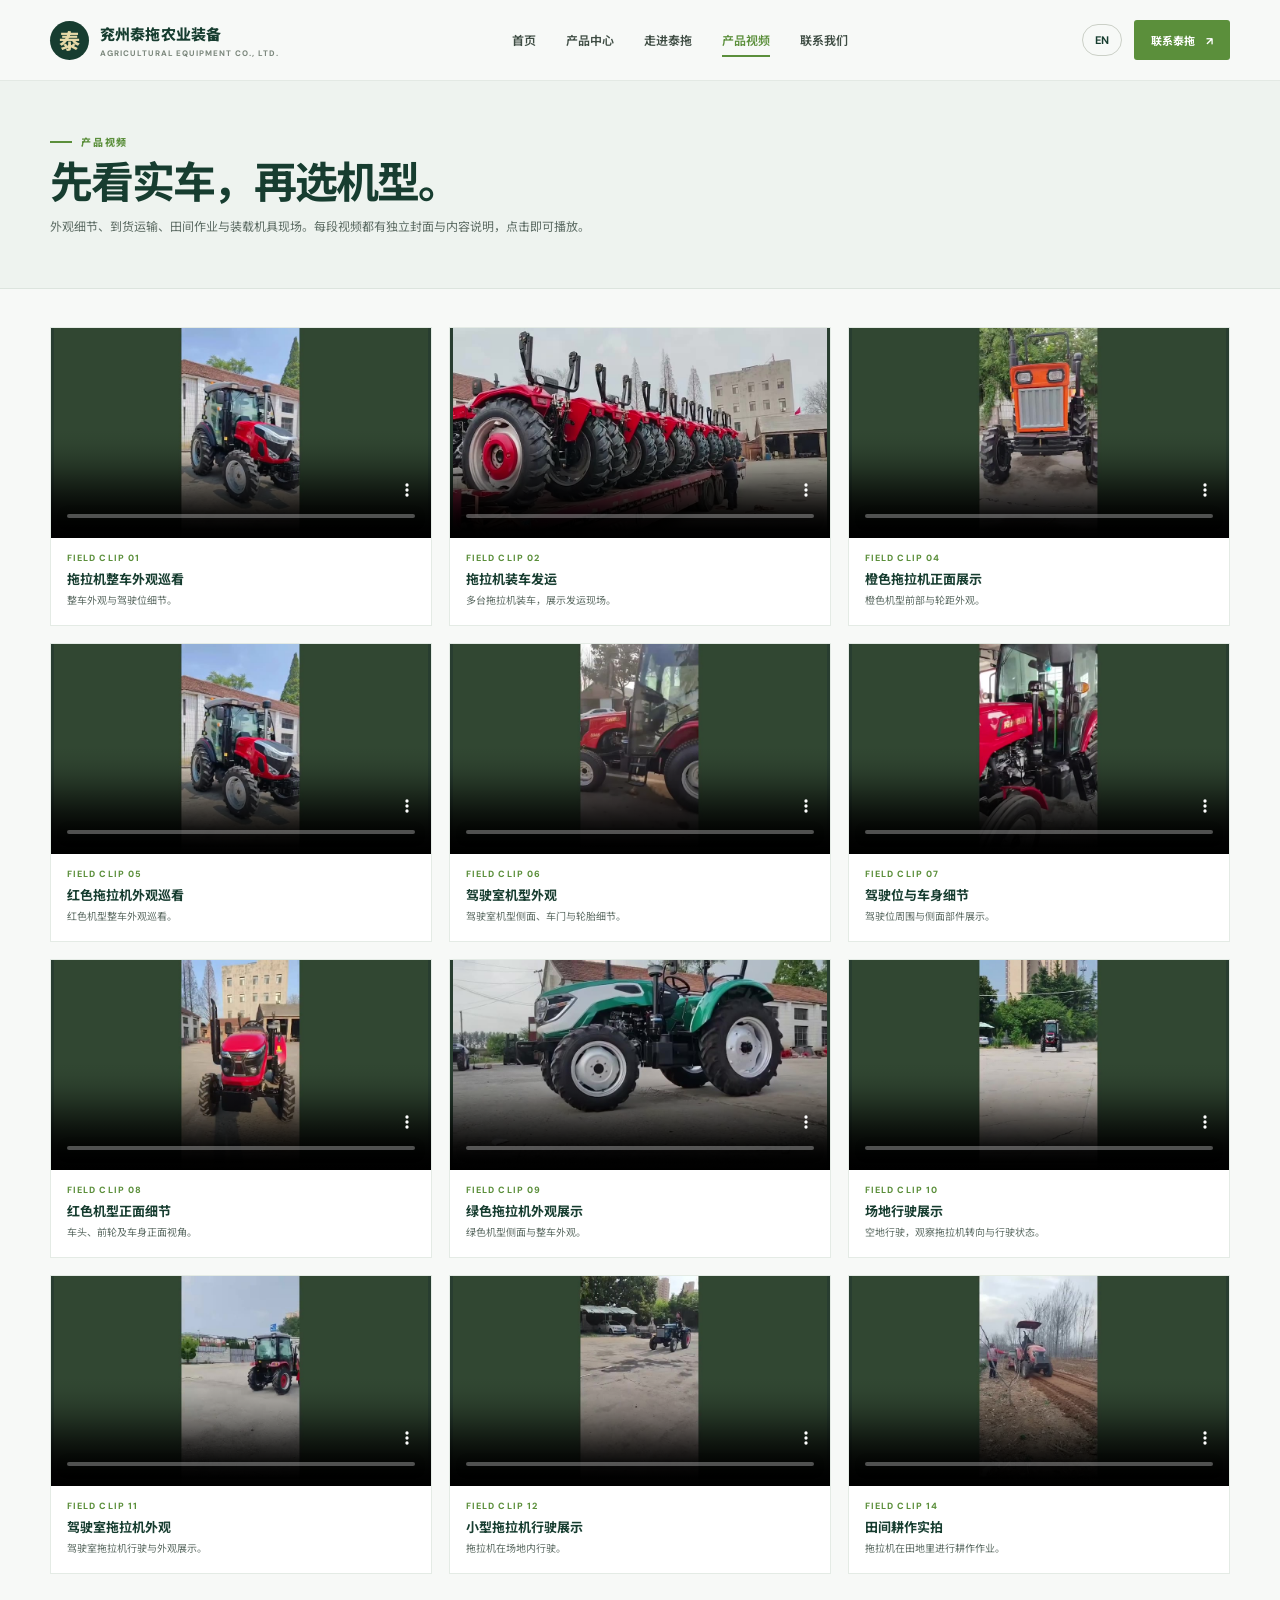
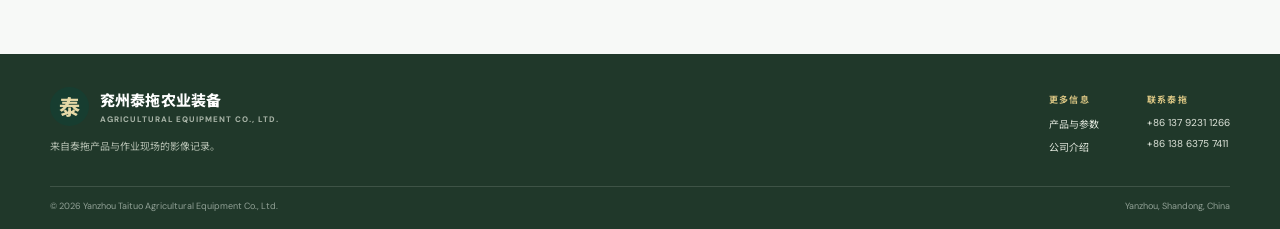
<file: videos.html>
<!doctype html><html lang="zh-CN"><head><meta charset="utf-8"><meta name="viewport" content="width=device-width,initial-scale=1"><title>拖拉机实车与农田作业视频｜泰拖农机</title><meta name="description" content="观看泰拖轮式拖拉机整车外观、装车发运、农田作业和机具使用实拍视频。"><meta name="robots" content="index,follow"><link rel="canonical" href="https://modd-123.github.io/taituo-website/videos.html"><link rel="stylesheet" href="site.css"></head><body><header class="site-header"><div class="wrap nav"><a class="brand" href="index.html"><span class="brandmark">泰</span><span><span class="brandname" data-zh="兖州泰拖农业装备" data-en="YANZHOU TAITUO">兖州泰拖农业装备</span><small>AGRICULTURAL EQUIPMENT CO., LTD.</small></span></a><nav class="navlinks"><a href="index.html" data-zh="首页" data-en="Home">首页</a><a href="products.html" data-zh="产品中心" data-en="Products">产品中心</a><a href="company.html" data-zh="走进泰拖" data-en="Our company">走进泰拖</a><a class="active" href="videos.html" data-zh="产品视频" data-en="Videos">产品视频</a><a href="contact.html" data-zh="联系我们" data-en="Contact">联系我们</a></nav><div class="navtools"><button class="lang" data-lang-button>EN</button><a class="nav-cta" href="contact.html" data-zh="联系泰拖　↗" data-en="Contact　↗">联系泰拖　↗</a><button class="mobile-menu" aria-label="Menu">☰</button></div></div></header><main class="page"><section class="page-banner"><div class="wrap"><div class="eyebrow" data-zh="产品视频" data-en="PRODUCT VIDEOS">产品视频</div><h1 data-zh="先看实车，再选机型。" data-en="See the tractors at work.">先看实车，再选机型。</h1><p data-zh="外观细节、到货运输、田间作业与装载机具现场。每段视频都有独立封面与内容说明，点击即可播放。" data-en="Walk-arounds, delivery, field work and loader use. Each clip has its own cover and a clear description. Select a video to play.">外观细节、到货运输、田间作业与装载机具现场。每段视频都有独立封面与内容说明，点击即可播放。</p></div></section><section class="wrap videos-main"><div class="video-grid">
<article class="video-card"><video controls preload="none" playsinline poster="01.jpg" aria-label="Compact tractor walk-around"><source src="taituo-01.mp4" type="video/mp4"></video><div class="video-info"><div class="video-index">FIELD CLIP 01</div><h3 data-zh="拖拉机整车外观巡看" data-en="Compact tractor walk-around">拖拉机整车外观巡看</h3><p data-zh="整车外观与驾驶位细节。" data-en="Exterior and operator area details.">整车外观与驾驶位细节。</p></div></article>
<article class="video-card"><video controls preload="none" playsinline poster="02.jpg" aria-label="Tractor loading and dispatch"><source src="taituo-02.mp4" type="video/mp4"></video><div class="video-info"><div class="video-index">FIELD CLIP 02</div><h3 data-zh="拖拉机装车发运" data-en="Tractor loading and dispatch">拖拉机装车发运</h3><p data-zh="多台拖拉机装车，展示发运现场。" data-en="Several tractors prepared for shipment.">多台拖拉机装车，展示发运现场。</p></div></article>

<article class="video-card"><video controls preload="none" playsinline poster="04.jpg" aria-label="Orange tractor front view"><source src="taituo-04.mp4" type="video/mp4"></video><div class="video-info"><div class="video-index">FIELD CLIP 04</div><h3 data-zh="橙色拖拉机正面展示" data-en="Orange tractor front view">橙色拖拉机正面展示</h3><p data-zh="橙色机型前部与轮距外观。" data-en="Front profile and track of an orange model.">橙色机型前部与轮距外观。</p></div></article>
<article class="video-card"><video controls preload="none" playsinline poster="05.jpg" aria-label="Red tractor walk-around"><source src="taituo-05.mp4" type="video/mp4"></video><div class="video-info"><div class="video-index">FIELD CLIP 05</div><h3 data-zh="红色拖拉机外观巡看" data-en="Red tractor walk-around">红色拖拉机外观巡看</h3><p data-zh="红色机型整车外观巡看。" data-en="A walk-around of a red tractor.">红色机型整车外观巡看。</p></div></article>
<article class="video-card"><video controls preload="none" playsinline poster="06.jpg" aria-label="Cab tractor exterior"><source src="taituo-06.mp4" type="video/mp4"></video><div class="video-info"><div class="video-index">FIELD CLIP 06</div><h3 data-zh="驾驶室机型外观" data-en="Cab tractor exterior">驾驶室机型外观</h3><p data-zh="驾驶室机型侧面、车门与轮胎细节。" data-en="Cab, door and wheel details on an enclosed model.">驾驶室机型侧面、车门与轮胎细节。</p></div></article>
<article class="video-card"><video controls preload="none" playsinline poster="07.jpg" aria-label="Operator station details"><source src="taituo-07.mp4" type="video/mp4"></video><div class="video-info"><div class="video-index">FIELD CLIP 07</div><h3 data-zh="驾驶位与车身细节" data-en="Operator station details">驾驶位与车身细节</h3><p data-zh="驾驶位周围与侧面部件展示。" data-en="Operator area and side components.">驾驶位周围与侧面部件展示。</p></div></article>
<article class="video-card"><video controls preload="none" playsinline poster="08.jpg" aria-label="Red tractor front details"><source src="taituo-08.mp4" type="video/mp4"></video><div class="video-info"><div class="video-index">FIELD CLIP 08</div><h3 data-zh="红色机型正面细节" data-en="Red tractor front details">红色机型正面细节</h3><p data-zh="车头、前轮及车身正面视角。" data-en="Front hood and wheel details.">车头、前轮及车身正面视角。</p></div></article>
<article class="video-card"><video controls preload="none" playsinline poster="09.jpg" aria-label="Green tractor walk-around"><source src="taituo-09.mp4" type="video/mp4"></video><div class="video-info"><div class="video-index">FIELD CLIP 09</div><h3 data-zh="绿色拖拉机外观展示" data-en="Green tractor walk-around">绿色拖拉机外观展示</h3><p data-zh="绿色机型侧面与整车外观。" data-en="Side profile of a green tractor.">绿色机型侧面与整车外观。</p></div></article>
<article class="video-card"><video controls preload="none" playsinline poster="10.jpg" aria-label="Tractor manoeuvring"><source src="taituo-10.mp4" type="video/mp4"></video><div class="video-info"><div class="video-index">FIELD CLIP 10</div><h3 data-zh="场地行驶展示" data-en="Tractor manoeuvring">场地行驶展示</h3><p data-zh="空地行驶，观察拖拉机转向与行驶状态。" data-en="A manoeuvring clip showing steering and movement.">空地行驶，观察拖拉机转向与行驶状态。</p></div></article>
<article class="video-card"><video controls preload="none" playsinline poster="11.jpg" aria-label="Cab tractor walk-around"><source src="taituo-11.mp4" type="video/mp4"></video><div class="video-info"><div class="video-index">FIELD CLIP 11</div><h3 data-zh="驾驶室拖拉机外观" data-en="Cab tractor walk-around">驾驶室拖拉机外观</h3><p data-zh="驾驶室拖拉机行驶与外观展示。" data-en="A cab tractor driving and exterior view.">驾驶室拖拉机行驶与外观展示。</p></div></article>
<article class="video-card"><video controls preload="none" playsinline poster="12.jpg" aria-label="Compact tractor in motion"><source src="taituo-12.mp4" type="video/mp4"></video><div class="video-info"><div class="video-index">FIELD CLIP 12</div><h3 data-zh="小型拖拉机行驶展示" data-en="Compact tractor in motion">小型拖拉机行驶展示</h3><p data-zh="拖拉机在场地内行驶。" data-en="A compact tractor moving across the yard.">拖拉机在场地内行驶。</p></div></article>

<article class="video-card"><video controls preload="none" playsinline poster="14.jpg" aria-label="Field cultivation"><source src="taituo-14.mp4" type="video/mp4"></video><div class="video-info"><div class="video-index">FIELD CLIP 14</div><h3 data-zh="田间耕作实拍" data-en="Field cultivation">田间耕作实拍</h3><p data-zh="拖拉机在田地里进行耕作作业。" data-en="A tractor working the soil in a field.">拖拉机在田地里进行耕作作业。</p></div></article>
</div></section></main><footer class="footer"><div class="wrap"><div class="footer-top"><div><a class="brand" href="index.html"><span class="brandmark">泰</span><span><span class="brandname" data-zh="兖州泰拖农业装备" data-en="YANZHOU TAITUO">兖州泰拖农业装备</span><small>AGRICULTURAL EQUIPMENT CO., LTD.</small></span></a><p data-zh="来自泰拖产品与作业现场的影像记录。" data-en="Product and field footage from Taituo.">来自泰拖产品与作业现场的影像记录。</p></div><div class="footer-links"><div class="footer-col"><b data-zh="更多信息" data-en="MORE">更多信息</b><a href="products.html" data-zh="产品与参数" data-en="Models & specs">产品与参数</a><a href="company.html" data-zh="公司介绍" data-en="Company">公司介绍</a></div><div class="footer-col"><b data-zh="联系泰拖" data-en="CONTACT">联系泰拖</b><a href="tel:+8613792311266">+86 137 9231 1266</a><a href="tel:+8613863757411">+86 138 6375 7411</a></div></div></div><div class="copyright"><span>© 2026 Yanzhou Taituo Agricultural Equipment Co., Ltd.</span><span>Yanzhou, Shandong, China</span></div></div></footer><a class="mobile-cta" href="contact.html" data-zh="咨询产品　↗" data-en="Product enquiry　↗">咨询产品　↗</a><script src="site.js"></script></body></html>
</file>
<file: site.css>
@import url('https://fonts.googleapis.com/css2?family=DM+Sans:wght@400;500;600;700&family=Noto+Sans+SC:wght@400;500;600;700;800&display=swap');
:root{--pine:#173d30;--pine-dark:#102f25;--leaf:#6f9f46;--clay:#5b8f3b;--soil:#edf2ee;--cream:#f7f9f7;--paper:#fff;--ink:#1e2e27;--muted:#5d6c64;--line:#dce4de;--sun:#d7b338}*{box-sizing:border-box}html{scroll-behavior:smooth}body{margin:0;background:var(--cream);color:var(--ink);font-family:'DM Sans','Noto Sans SC',sans-serif}a{color:inherit;text-decoration:none}button{font:inherit}.wrap{width:min(1180px,calc(100% - 56px));margin:auto}.site-header{background:var(--cream);position:sticky;top:0;z-index:10;border-bottom:1px solid #e3e9e4}.nav{height:80px;display:flex;align-items:center;justify-content:space-between}.brand{display:flex;align-items:center;gap:11px;color:var(--pine);font-weight:800}.brandmark{height:39px;width:39px;border-radius:50%;display:grid;place-items:center;background:var(--pine);color:#e7d9a7;font-size:21px}.brandname{font-size:15px;letter-spacing:.01em}.brand small{display:block;font-size:8px;letter-spacing:.12em;color:#7c887d;margin-top:3px}.navlinks{display:flex;gap:30px;align-items:center;font-size:12px;color:#3e4c43;font-weight:600}.navlinks a{padding:30px 0;position:relative}.navlinks a:hover,.navlinks a.active{color:var(--clay)}.navlinks a.active:after{content:"";position:absolute;bottom:22px;left:0;right:0;height:2px;background:var(--clay)}.navtools{display:flex;align-items:center;gap:12px}.lang{background:none;border:1px solid #cbd0c7;border-radius:30px;padding:8px 12px;color:var(--pine);font-size:11px;font-weight:700;cursor:pointer}.nav-cta,.btn{background:var(--clay);color:#fff;padding:12px 17px;border-radius:3px;font-size:11px;font-weight:700;display:inline-flex;gap:15px;align-items:center}.nav-cta:hover,.btn:hover{background:#9e4d34}.mobile-menu{display:none;background:none;border:0;color:var(--pine);font-size:24px}.page{min-height:calc(100vh - 270px)}.eyebrow{font-size:10px;text-transform:uppercase;letter-spacing:.18em;color:var(--clay);font-weight:800;display:flex;gap:9px;align-items:center}.eyebrow:before{content:"";height:2px;width:22px;background:var(--clay)}h1,h2,h3,p{margin-top:0}h1{font-size:clamp(42px,5.7vw,69px);letter-spacing:-.05em;line-height:1.12;margin:18px 0}.hero-home{padding:34px 0 45px}.hero-grid{display:grid;grid-template-columns:.94fr 1.06fr;background:var(--pine);min-height:510px;overflow:hidden;border-radius:5px}.hero-text{padding:62px 8% 50px;color:#fff;display:flex;flex-direction:column;align-items:flex-start;justify-content:center}.hero-text h1{color:#fff}.hero-text p{max-width:445px;color:#dce5d8;font-size:14px;line-height:1.9}.hero-text .eyebrow{color:#d8e6cf}.hero-photo{background:url('hero-field.jpg') center/cover no-repeat;min-height:100%;position:relative}.hero-photo:after{content:"";position:absolute;inset:0;background:linear-gradient(90deg,var(--pine) 0%,#29483700 28%)}.hero-actions{display:flex;gap:10px;flex-wrap:wrap;margin-top:17px}.btn.outline{background:transparent;border:1px solid #ffffff9a}.season-line{border-left:1px solid #c6d1be;padding-left:15px;margin-top:32px;color:#d9e2d3;font-size:10px;line-height:1.8}.intro-row{display:grid;grid-template-columns:1fr 1fr;gap:50px;align-items:center;padding:37px 0 53px;border-bottom:1px solid var(--line)}.intro-row h2{font-size:27px;letter-spacing:-.03em;color:var(--pine);line-height:1.35;margin:9px 0 0}.intro-row p{font-size:12px;line-height:1.85;color:var(--muted);margin:0}.feature-section{padding:60px 0 75px}.section-head{display:flex;justify-content:space-between;align-items:end;gap:30px;margin-bottom:25px}.section-head h2{font-size:34px;letter-spacing:-.04em;color:var(--pine);margin:9px 0 0}.section-head p{color:var(--muted);font-size:12px;max-width:380px;line-height:1.8;margin:0}.text-link{font-size:11px;font-weight:700;color:var(--clay)}.feature-grid{display:grid;grid-template-columns:repeat(3,1fr);gap:17px}.feature-card{background:#fff;border:1px solid #e8eee9}.feature-img{height:208px;background:#eff3ef;display:grid;place-items:center;overflow:hidden}.feature-img img{height:100%;width:100%;object-fit:contain}.feature-info{padding:18px}.feature-info span{font-size:9px;color:var(--clay);font-weight:800;letter-spacing:.14em}.feature-info h3{font-size:18px;color:var(--pine);margin:7px 0}.feature-info p{font-size:11px;color:var(--muted);line-height:1.65;margin:0}.season-band{background:#edf2ee;padding:52px 0}.season-band-inner{display:flex;align-items:center;justify-content:space-between;gap:30px}.season-band h2{font-size:29px;color:var(--pine);margin:8px 0}.season-band p{color:var(--muted);font-size:12px;margin:0}.page-banner{background:#eef3ef;padding:53px 0 49px;border-bottom:1px solid var(--line)}.page-banner h1{font-size:43px;color:var(--pine);margin:10px 0}.page-banner p{font-size:12px;color:var(--muted);line-height:1.8;margin:0;max-width:650px}.products-main{padding:35px 0 80px}.series-tabs{display:flex;gap:8px;flex-wrap:wrap;margin-bottom:23px}.series-tab{border:1px solid #d3ddd5;border-radius:2px;padding:11px 15px;background:transparent;color:var(--pine);font-size:11px;font-weight:700;cursor:pointer}.series-tab.active,.series-tab:hover{background:var(--pine);color:#fff;border-color:var(--pine)}.series-panel{display:none;background:#fff;border:1px solid #e4ebe5}.series-panel.active{display:grid;grid-template-columns:.85fr 1.15fr}.series-visual{background:#eff3ef;padding:20px;display:flex;flex-direction:column;justify-content:center}.series-visual img{width:100%;height:330px;object-fit:contain}.series-thumbs{display:grid;grid-template-columns:repeat(3,1fr);gap:8px;margin-top:10px}.series-thumbs button{height:66px;border:1px solid #dce4de;padding:0;background:#fff;cursor:pointer;overflow:hidden}.series-thumbs button:hover,.series-thumbs button.active{border-color:var(--clay)}.series-thumbs img{width:100%;height:100%;object-fit:cover}.series-visual p{font-size:11px;line-height:1.7;color:var(--muted);margin:12px 4px 0}.series-data{padding:30px 29px}.series-data h2{font-size:26px;color:var(--pine);margin:4px 0 8px}.series-data>p{font-size:11px;color:var(--muted);line-height:1.7}.table-scroll{overflow:auto;margin-top:18px}table{border-collapse:collapse;width:100%;min-width:580px;font-size:10px}th{background:var(--pine);color:#fff;text-align:left;font-weight:600}th,td{padding:10px 9px;border-bottom:1px solid #e2e9e3;vertical-align:top}td:first-child{font-weight:700;color:var(--pine);white-space:nowrap;background:#f2f6f2}.spec-note{font-size:10px;color:#788176;line-height:1.6;margin-top:12px}.company-grid{display:grid;grid-template-columns:1fr 1fr;gap:54px;align-items:center;padding:54px 0 58px}.company-photo{height:410px;background:url('factory-line.jpg') center/cover;border-radius:3px}.company-copy h2{font-size:34px;line-height:1.28;color:var(--pine);margin:12px 0 18px}.company-copy p{font-size:12px;line-height:1.95;color:var(--muted)}.company-values{display:grid;grid-template-columns:1fr 1fr;gap:11px;margin-top:25px}.value{border-top:1px solid var(--line);padding:12px 0}.value b{font-size:11px;color:var(--pine)}.value span{display:block;font-size:10px;color:var(--muted);margin-top:4px}.company-strip{background:var(--pine);color:#fff;padding:40px 0}.company-strip-inner{display:grid;grid-template-columns:repeat(3,1fr);gap:25px}.company-strip b{font-size:22px;display:block}.company-strip span{font-size:10px;color:#cbd7c8}.videos-main{padding:38px 0 80px}.video-grid{display:grid;grid-template-columns:repeat(6,minmax(0,1fr));gap:17px}.video-card{grid-column:span 2}.video-card{background:#fff;border:1px solid #e4ebe5}.video-card video{width:100%;height:210px;object-fit:contain;display:block;background:#283d30}.video-info{padding:14px 16px 16px}.video-info h3{font-size:13px;color:var(--pine);margin:0 0 5px}.video-info p{font-size:10px;color:var(--muted);line-height:1.6;margin:0}.video-index{color:var(--clay);font-size:9px;letter-spacing:.12em;font-weight:800;margin-bottom:5px}.contact-main{display:grid;grid-template-columns:.95fr 1.05fr;gap:55px;padding:53px 0 75px}.contact-main h2{font-size:34px;color:var(--pine);line-height:1.3;margin:12px 0 15px}.contact-main p{font-size:12px;color:var(--muted);line-height:1.9}.contact-card{background:#eef3ef;padding:28px}.contact-item{padding:15px 0;border-bottom:1px solid #dce4de}.contact-item:last-child{border:0}.contact-item span{display:block;font-size:9px;color:var(--clay);font-weight:800;letter-spacing:.14em;margin-bottom:5px}.contact-item b,.contact-item a{font-size:13px;color:var(--pine)}.map-panel{background:var(--pine);color:#fff;min-height:100%;display:flex;flex-direction:column;justify-content:center;padding:37px}.map-panel .map-kicker{font-size:9px;color:#d7b338;letter-spacing:.15em}.map-panel h3{font-size:24px;margin:11px 0}.map-panel p{font-size:11px;color:#d7e0d5;line-height:1.8;margin:0}.footer{background:#20382a;color:#fff;padding:33px 0 17px}.footer-top{display:flex;justify-content:space-between;gap:30px;padding-bottom:24px}.footer .brand{color:#fff}.footer .brand small{color:#a7b3a6}.footer p{font-size:10px;color:#b5c0b2;margin:12px 0 0;line-height:1.7}.footer-links{display:flex;gap:48px}.footer-col b{font-size:9px;letter-spacing:.13em;color:#d8c482}.footer-col span,.footer-col a{font-size:10px;color:#e1e7dd;display:block;margin:8px 0}.copyright{font-size:9px;color:#91a196;border-top:1px solid #ffffff22;padding-top:13px;display:flex;justify-content:space-between;gap:15px}.mobile-cta{display:none}
+@media(max-width:850px){.wrap{width:calc(100% - 36px)}.nav{height:68px}.navlinks{display:none;position:absolute;top:68px;left:0;right:0;background:var(--cream);padding:9px 18px 17px;border-bottom:1px solid var(--line);flex-direction:column;gap:0;align-items:stretch}.navlinks.open{display:flex}.navlinks a{padding:12px 0}.navlinks a.active:after{display:none}.nav-cta{display:none}.mobile-menu{display:block}.hero-grid{grid-template-columns:1fr;min-height:auto}.hero-text{padding:46px 8% 36px}.hero-photo{min-height:320px;grid-row:1}.hero-photo:after{background:linear-gradient(0deg,var(--pine) 0%,transparent 35%)}.hero-home{padding-top:18px}.intro-row{grid-template-columns:1fr;gap:15px;padding:26px 0 36px}.section-head{display:block}.section-head p{margin-top:12px}.feature-grid{grid-template-columns:1fr}.feature-img{height:240px}.season-band-inner{align-items:flex-start;flex-direction:column}.page-banner{padding:38px 0}.page-banner h1{font-size:35px}.series-panel.active{grid-template-columns:1fr}.series-visual img{height:270px}.series-data{padding:23px 18px}.company-grid{grid-template-columns:1fr;gap:28px;padding:35px 0}.company-photo{height:280px;order:2}.company-copy h2{font-size:30px}.video-grid{grid-template-columns:repeat(2,minmax(0,1fr))}.video-card{grid-column:span 1}.video-card video{height:175px}.company-strip-inner{gap:12px}.company-strip b{font-size:18px}.contact-main{grid-template-columns:1fr;gap:19px;padding:33px 0 55px}.map-panel{min-height:240px}.footer-top{display:block}.footer-links{margin-top:24px;gap:34px}.copyright{flex-direction:column}.mobile-cta{display:block;position:fixed;bottom:10px;left:13px;right:13px;z-index:11;background:var(--clay);color:white;text-align:center;padding:13px;border-radius:3px;font-size:11px;font-weight:700;box-shadow:0 5px 20px #0002}}
+@media(max-width:480px){.video-grid{grid-template-columns:1fr}.video-card{grid-column:span 1}.video-card video{height:220px}.feature-img{height:220px}.company-strip-inner{grid-template-columns:1fr}.footer-links{gap:22px}.navtools{gap:7px}}
*** End Patch
.series-visual .series-thumbs img{height:100%;width:100%;object-fit:cover}
.series-panel.active{grid-template-columns:minmax(0,.85fr) minmax(0,1.15fr)}.series-visual,.series-data{min-width:0}.table-scroll{max-width:100%}
@media(max-width:980px){.series-panel.active{grid-template-columns:1fr}.series-visual img.series-main{height:285px}.series-visual .series-thumbs button{height:72px}}

/* Polished product detail, company gallery and arrival information */
.series-thumbs{grid-template-columns:repeat(4,minmax(0,1fr))}
.series-thumbs button{position:relative;height:72px;border-radius:3px}
.series-thumbs button span{position:absolute;left:0;right:0;bottom:0;padding:4px 3px;background:#102f25dc;color:#fff;font-size:9px;text-align:center;letter-spacing:.04em}
.series-main{cursor:zoom-in;transition:transform .25s ease}
.series-main:hover{transform:scale(1.015)}
.series-features{border-top:1px solid var(--line);margin-top:23px;padding-top:18px}
.feature-kicker{font-size:10px;letter-spacing:.14em;font-weight:800;color:var(--pine);margin-bottom:12px}
.series-feature-grid{display:grid;grid-template-columns:repeat(3,minmax(0,1fr));gap:10px}
.series-feature{padding:13px;background:#f5f8f5;border:1px solid #e5ebe6;border-radius:3px}
.series-feature>span{font-size:9px;color:#738b78;letter-spacing:.06em}
.series-feature h3{font-size:13px;line-height:1.4;color:var(--pine);margin:7px 0}
.series-feature p{font-size:10px;line-height:1.65;color:var(--muted);margin:0}
.company-gallery{padding:12px 0 64px}
.company-gallery .section-head{margin-bottom:19px}
.company-gallery-grid{display:grid;grid-template-columns:repeat(3,minmax(0,1fr));gap:12px}
.company-gallery-grid img{display:block;width:100%;aspect-ratio:1.55;object-fit:cover;border-radius:3px;background:#eef2ee}
.contact-main{align-items:stretch}
.map-panel{background:#f0f4f0;color:var(--ink);border:1px solid #e2e9e3;border-radius:4px;padding:34px}
.map-panel .map-kicker{color:#71865f;font-weight:800}
.map-panel h3{color:var(--pine);font-size:29px}
.map-panel .arrival-lead{color:var(--muted);font-size:12px;line-height:1.85;margin-bottom:20px}
.transport-list{display:grid;gap:9px}
.transport-item{display:flex;align-items:center;gap:12px;background:#fff;border:1px solid #e0e8e1;padding:12px;border-radius:3px;color:var(--pine);transition:border-color .2s,transform .2s}
.transport-item:hover{border-color:var(--leaf);transform:translateY(-1px)}
.transport-icon{display:grid;place-items:center;width:42px;height:38px;flex:0 0 42px;background:#edf4ed;color:#386440;font-size:10px;font-weight:800;border-radius:3px}
.transport-item span:nth-child(2){flex:1}
.transport-item b{display:block;font-size:13px}
.transport-item small{display:block;font-size:10px;color:var(--muted);margin-top:4px}
.transport-item i{font-style:normal;color:var(--leaf)}
.arrival-call{display:inline-flex;margin-top:17px;padding:12px 15px;background:var(--pine);color:#fff;font-weight:700;font-size:11px;border-radius:3px}
.image-viewer{border:0;border-radius:4px;padding:14px;background:#f7f9f7;max-width:min(94vw,1320px);max-height:94vh;overflow:visible;box-shadow:0 20px 70px #09170f55}
.image-viewer::backdrop{background:#0b1712d9}
.image-viewer img{display:block;max-width:88vw;max-height:86vh;object-fit:contain}
.image-viewer button{position:absolute;right:-14px;top:-14px;width:38px;height:38px;border:0;border-radius:50%;background:#fff;color:var(--pine);font-size:24px;cursor:pointer;box-shadow:0 2px 12px #0003}
@media(max-width:850px){.series-feature-grid{grid-template-columns:1fr}.company-gallery-grid{grid-template-columns:1fr 1fr}.map-panel{padding:25px}.series-thumbs button{height:67px}}
@media(max-width:480px){.company-gallery-grid{grid-template-columns:1fr}.series-thumbs{gap:6px}.series-thumbs button{height:60px}.series-feature{padding:12px}}
@media(min-width:851px){.video-card:nth-last-child(2):nth-child(3n+1){grid-column:2/span 2}.video-card:last-child:nth-child(3n+2){grid-column:4/span 2}}
</file>
